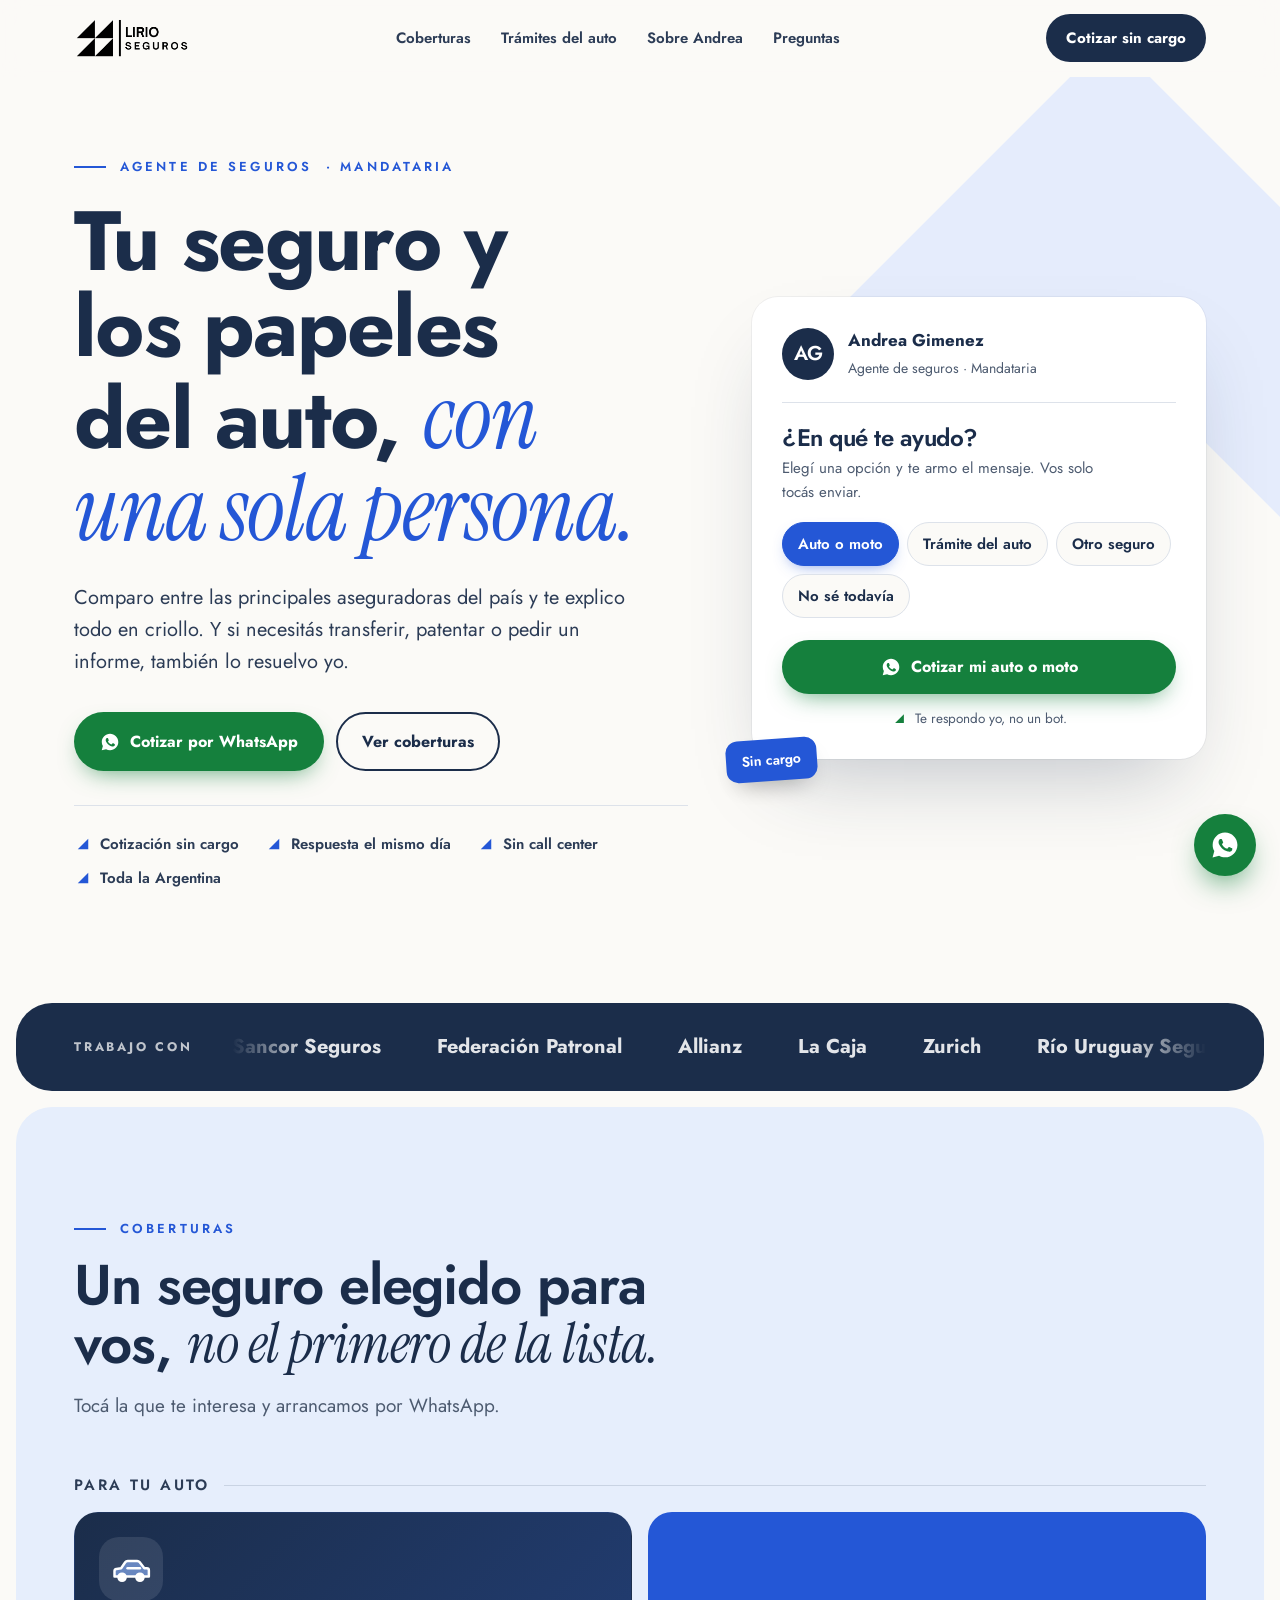
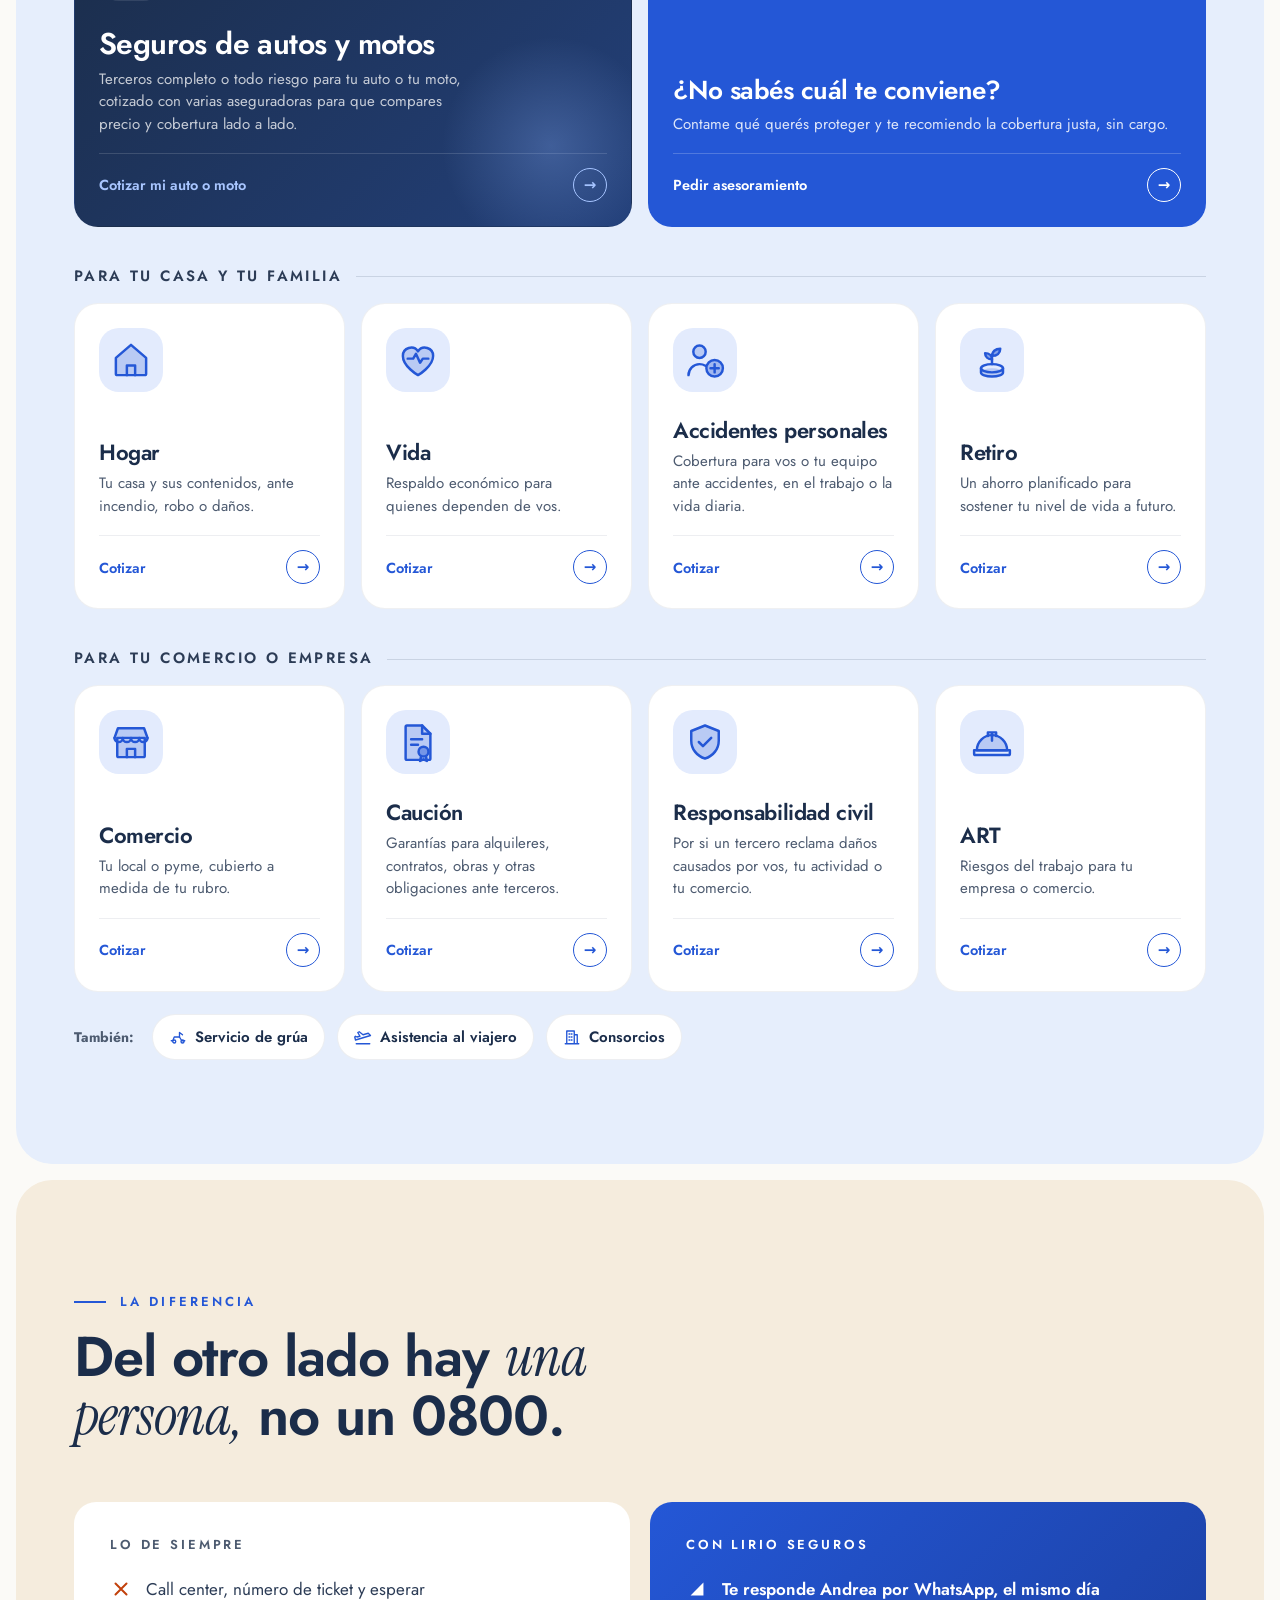
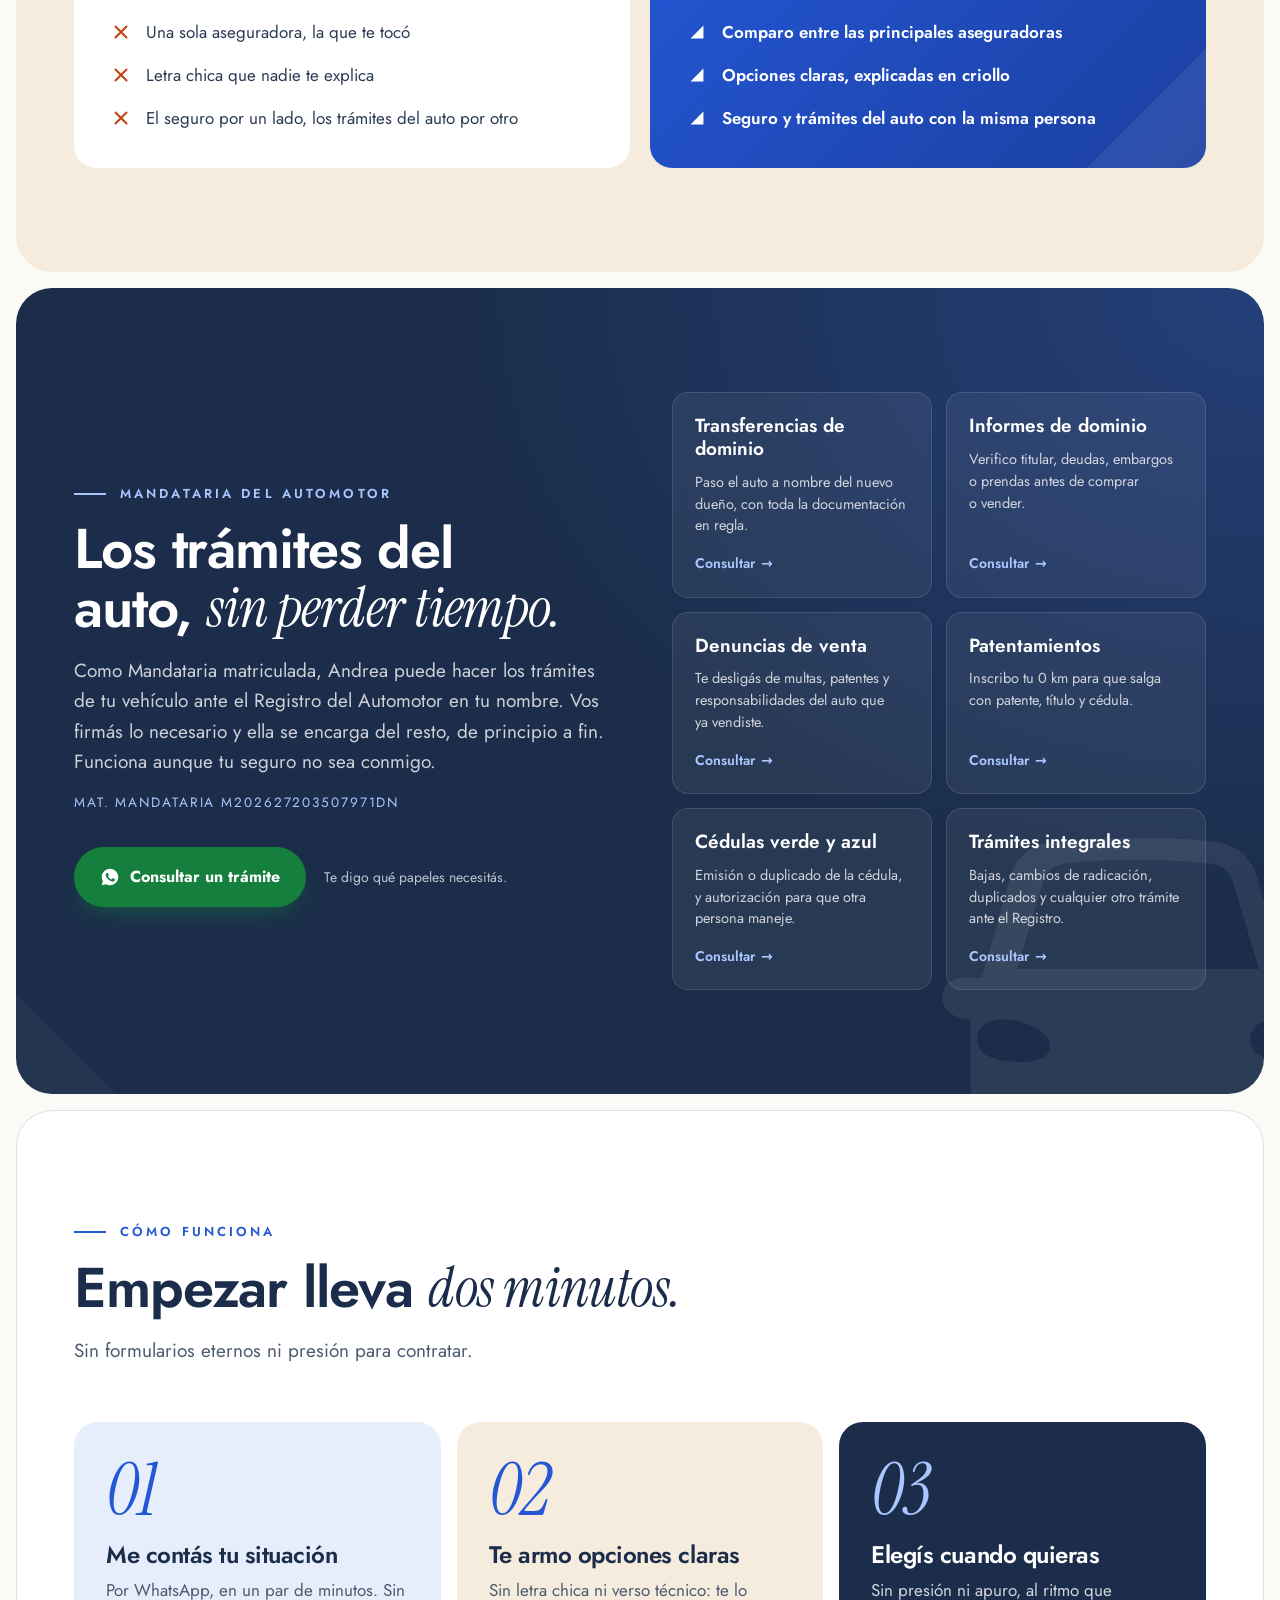
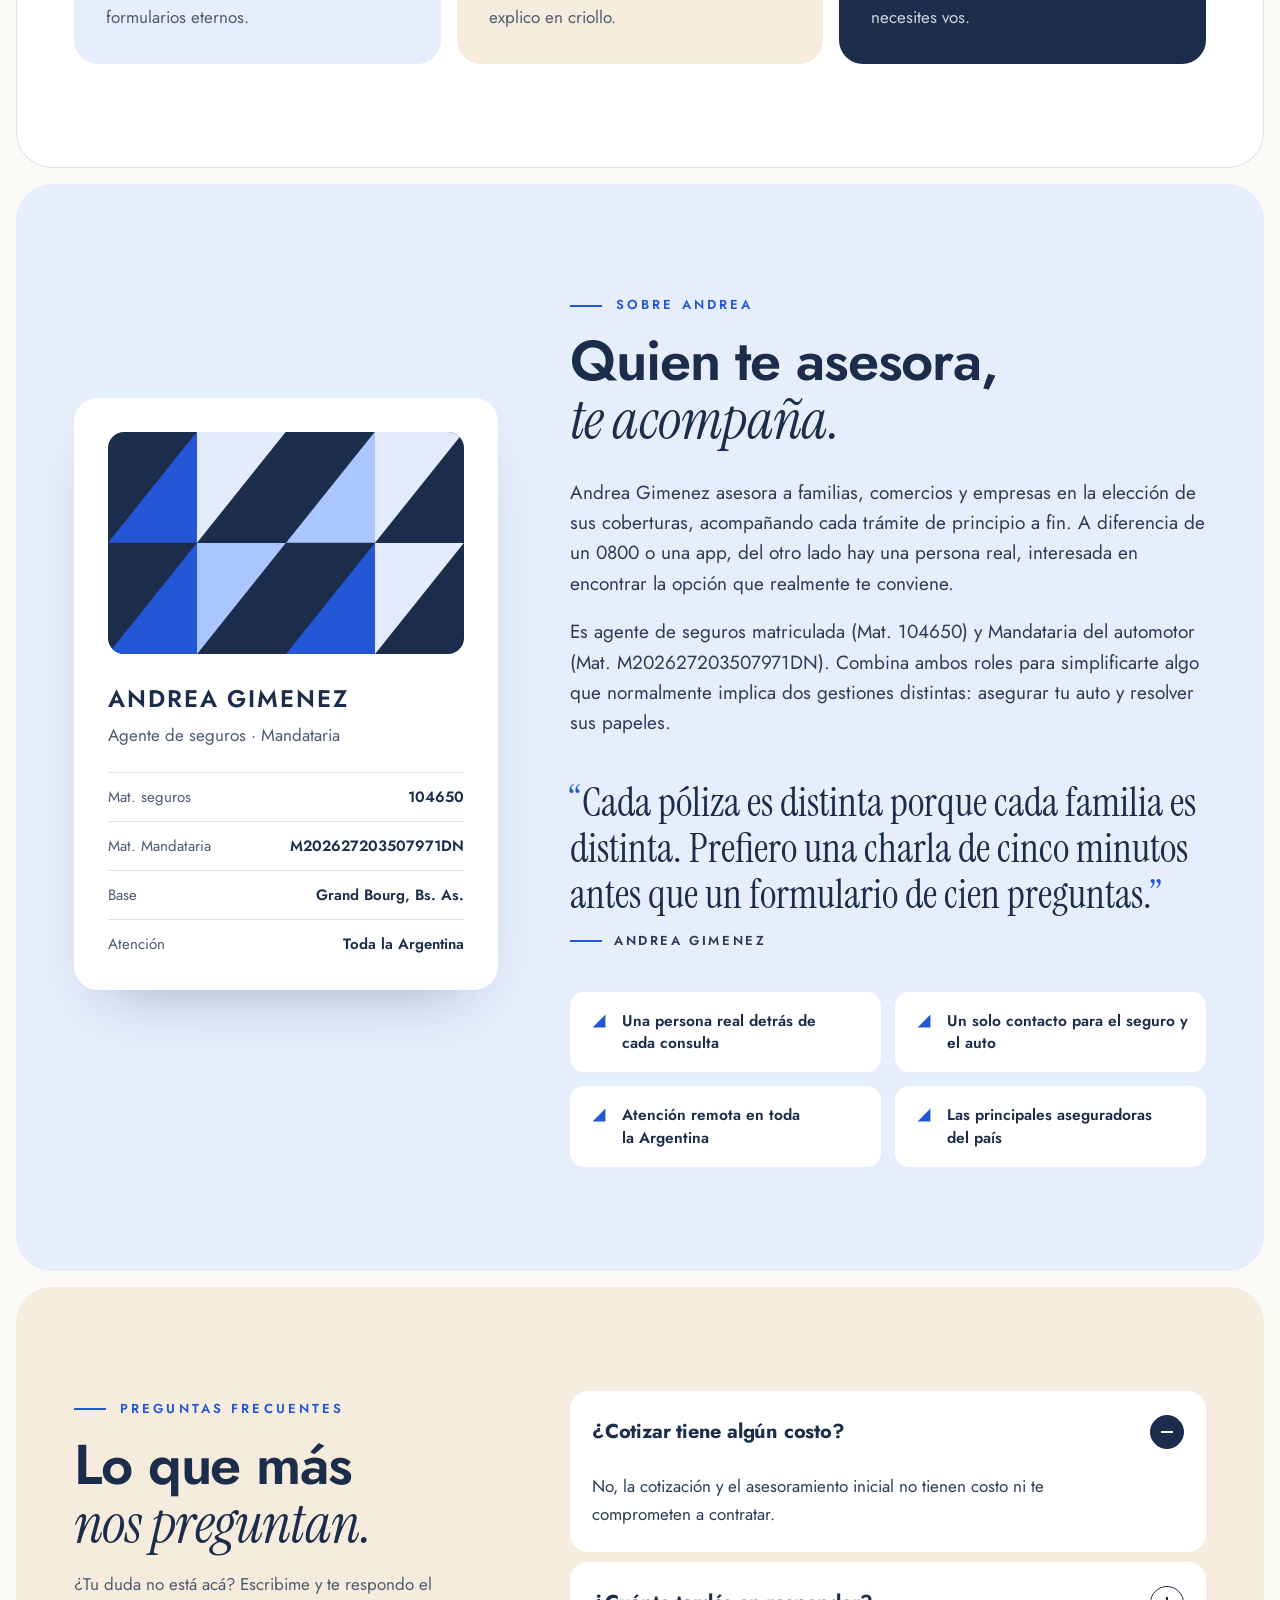
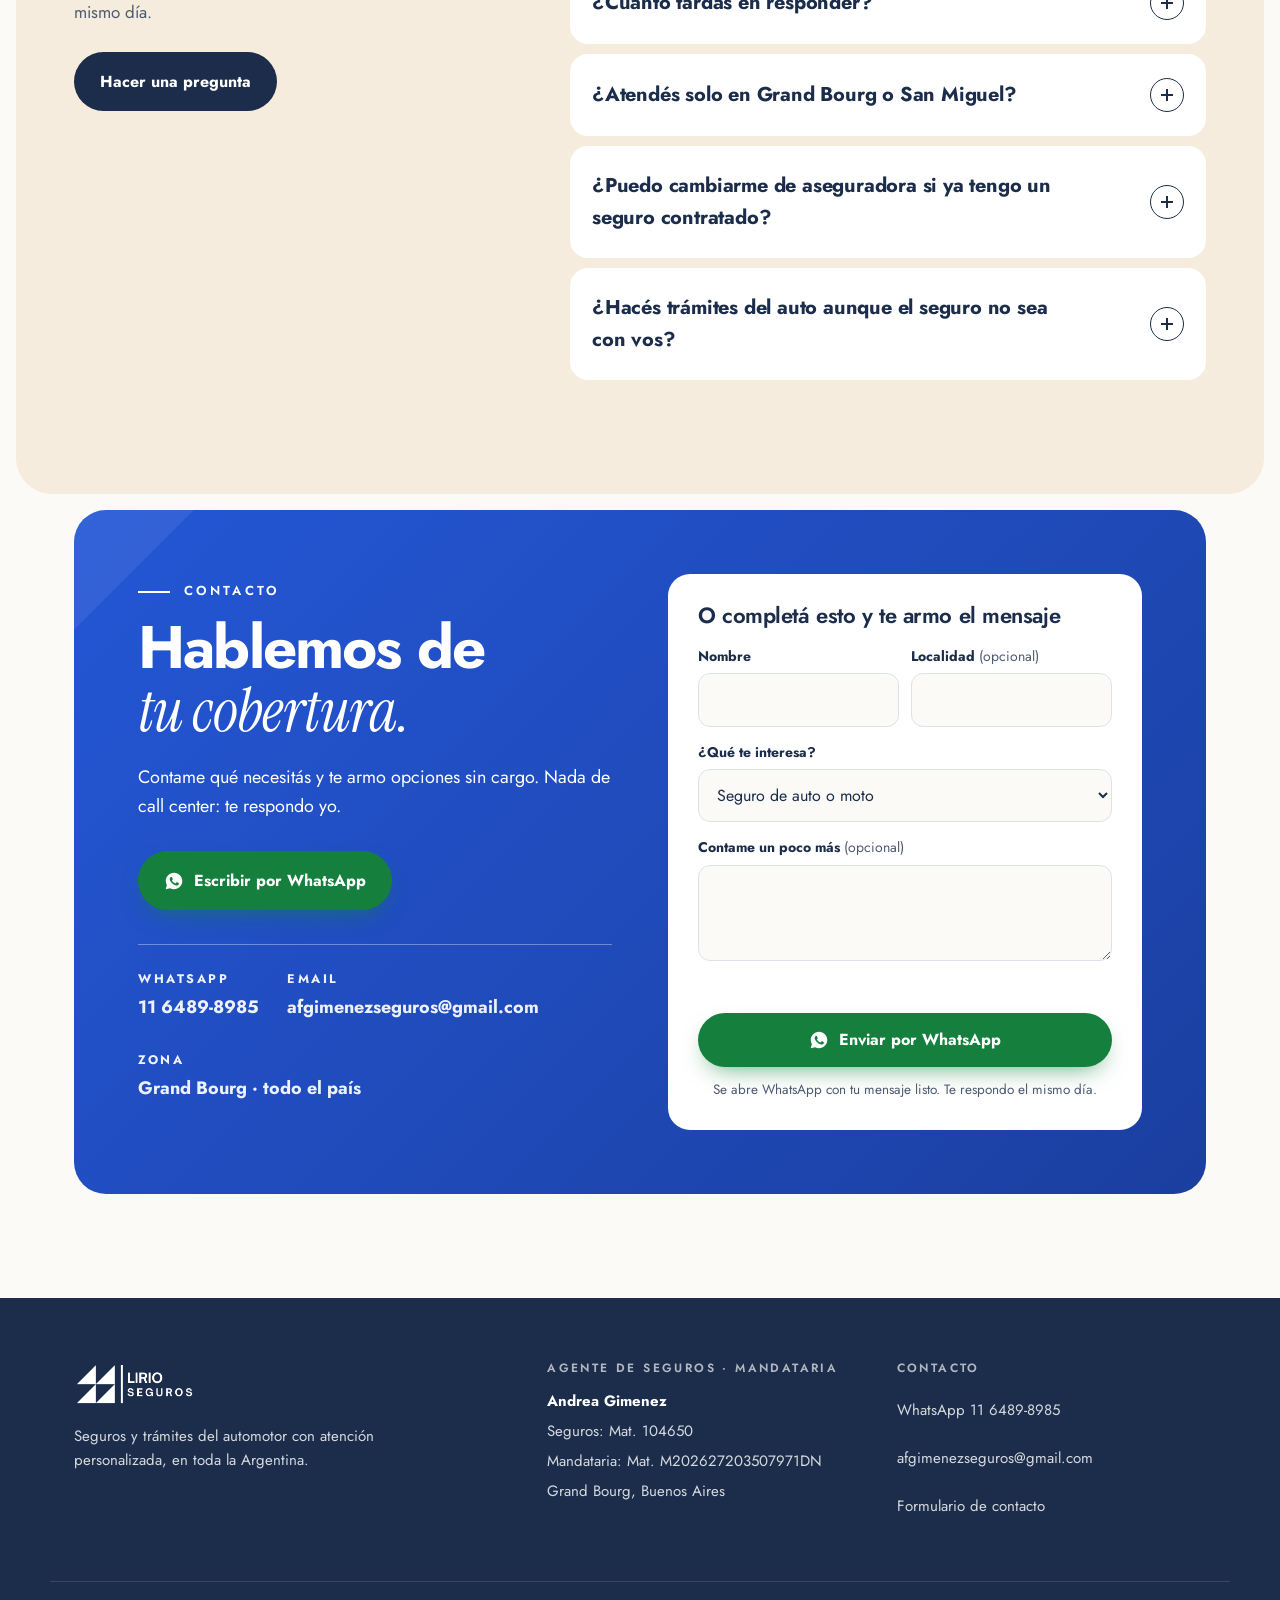
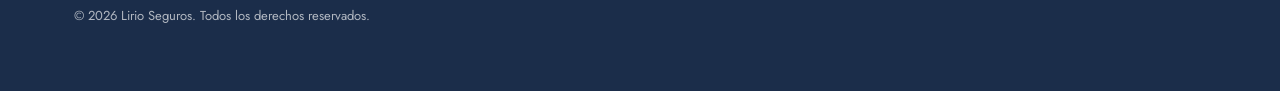
<file: index.html>
<!DOCTYPE html>
<html lang="es-AR" class="no-js">
<head>
<meta charset="UTF-8">
<script>document.documentElement.classList.remove("no-js");</script>
<meta name="viewport" content="width=device-width, initial-scale=1.0">
<title>Web Lirio Seguros</title>
<meta name="description" content="Andrea Gimenez, agente de seguros y Mandataria del automotor: seguros de autos y motos, hogar, vida, comercio, caución y consorcios, y trámites del auto en un mismo lugar. Atención personalizada, sin call center. Cotizá sin cargo.">
<meta name="theme-color" content="#1B2D4A">
<link rel="canonical" href="https://segurosytramites.com.ar/">
<meta property="og:type" content="website">
<meta property="og:url" content="https://segurosytramites.com.ar/">
<meta property="og:title" content="Lirio Seguros · Seguros y trámites del auto">
<meta property="og:description" content="Seguros de autos y motos, hogar, comercio y más, y trámites del automotor con una sola persona: Andrea Gimenez, agente de seguros y Mandataria.">
<meta property="og:locale" content="es_AR">
<script type="application/ld+json">
{
  "@context": "https://schema.org",
  "@type": "InsuranceAgency",
  "name": "Lirio Seguros",
  "url": "https://segurosytramites.com.ar/",
  "description": "Seguros de autos y motos, hogar, comercio, caución y más, y trámites del automotor como Mandataria matriculada.",
  "telephone": "+54 9 11 6489-8985",
  "email": "afgimenezseguros@gmail.com",
  "founder": {"@type": "Person", "name": "Andrea Gimenez", "jobTitle": "Agente de seguros · Mandataria"},
  "address": {"@type": "PostalAddress", "addressLocality": "Grand Bourg", "addressRegion": "Buenos Aires", "addressCountry": "AR"},
  "areaServed": {"@type": "Country", "name": "Argentina"}
}
</script>
<script type="application/ld+json">
{
  "@context": "https://schema.org",
  "@type": "FAQPage",
  "mainEntity": [
    {"@type": "Question", "name": "¿Cotizar tiene algún costo?", "acceptedAnswer": {"@type": "Answer", "text": "No, la cotización y el asesoramiento inicial no tienen costo ni te comprometen a contratar."}},
    {"@type": "Question", "name": "¿Cuánto tardás en responder?", "acceptedAnswer": {"@type": "Answer", "text": "Por WhatsApp, el mismo día. No hay call center ni ticket — te responde Andrea directamente."}},
    {"@type": "Question", "name": "¿Atendés solo en Grand Bourg o San Miguel?", "acceptedAnswer": {"@type": "Answer", "text": "Atiendo en toda la Argentina, de forma remota. Grand Bourg es la base, pero la mayoría de las gestiones se resuelven por WhatsApp y trámites online."}},
    {"@type": "Question", "name": "¿Puedo cambiarme de aseguradora si ya tengo un seguro contratado?", "acceptedAnswer": {"@type": "Answer", "text": "Sí, te ayudo a comparar tu póliza actual y coordinar el cambio sin que queden días sin cobertura."}},
    {"@type": "Question", "name": "¿Hacés trámites del auto aunque el seguro no sea con vos?", "acceptedAnswer": {"@type": "Answer", "text": "Sí, la gestoría automotor funciona como servicio independiente del seguro."}}
  ]
}
</script>
<link rel="preconnect" href="https://fonts.googleapis.com">
<link rel="preconnect" href="https://fonts.gstatic.com" crossorigin>
<link href="https://fonts.googleapis.com/css2?family=Jost:wght@400;500;600;700&family=Instrument+Serif:ital@0;1&display=swap" rel="stylesheet">
<link rel="icon" href="[data-uri]">
<style>
  :root{
    --ink:#1B2D4A;
    --ink-2:#2C3C56;
    --muted:#4D5B70;
    --paper:#FBFAF7;
    --paper-2:#EFF2F7;
    --white:#FFFFFF;
    --line:#DDE2EA;
    --iris:#2457D6;
    --iris-dark:#1A44B0;
    --iris-tint:#E3EBFD;
    --signal:#A9C6FF;
    --wa:#15803D;
    --wa-dark:#116932;
    --radius:18px;
    --display:'Jost', system-ui, sans-serif;
    --serif:'Instrument Serif', Georgia, serif;
    --body:'Jost', system-ui, sans-serif;
    --sky:#E6EEFC;
    --sand:#F5ECDD;
    --sand-2:#EBDDC6;
  }
  *{box-sizing:border-box;}
  html{scroll-behavior:smooth;}
  body{margin:0; background:var(--paper); color:var(--ink); font-family:var(--body); font-size:17px; line-height:1.6; -webkit-font-smoothing:antialiased;}
  img{max-width:100%; display:block;}
  a{color:inherit;}
  h1,h2,h3,h4{font-family:var(--display); margin:0; letter-spacing:-0.02em; line-height:1.05;}
  p{margin:0;}
  em.s{font-family:var(--serif); font-style:italic; font-weight:400; letter-spacing:-0.01em;}
  .wrap{max-width:1180px; margin:0 auto; padding:0 24px;}
  section{padding:104px 0;}
  .panel{margin:0 16px 16px; border-radius:36px; overflow:hidden; position:relative;}
  .panel-sky{background:var(--sky);}
  .panel-sand{background:var(--sand);}
  .panel-white{background:var(--white); box-shadow:0 0 0 1px var(--line) inset;}
  @media (max-width:720px){ section{padding:72px 0;} .wrap{padding:0 16px;} body{font-size:16px;} .panel{margin:0 8px 8px; border-radius:24px;} .panel > .wrap{padding:0 14px;} }
  @media (prefers-reduced-motion: reduce){
    *{animation-duration:0.01ms !important; animation-iteration-count:1 !important; transition-duration:0.01ms !important;}
    html{scroll-behavior:auto;}
  }

  ::selection{background:var(--iris); color:#fff;}
  html{accent-color:var(--iris); caret-color:var(--iris);}
  :focus-visible{outline:3px solid var(--iris); outline-offset:3px; border-radius:6px;}
  .gestoria :focus-visible,.contact-box > div :focus-visible,.cov.feature:focus-visible,.cov-help:focus-visible,.site-footer :focus-visible,.insurers :focus-visible{outline-color:#fff;}
  .skip{position:fixed; left:16px; top:-60px; z-index:100; background:var(--ink); color:#fff; padding:12px 18px; border-radius:12px; font-weight:600; text-decoration:none; transition:top .2s ease;}
  .skip:focus{top:12px;}
  .nw{white-space:nowrap;}
  @media (max-width:440px){ .hero-copy > .eyebrow{font-size:11.5px; letter-spacing:.14em; gap:10px; white-space:nowrap;} .hero-copy > .eyebrow::before{width:20px;} }
  p,li,summary{text-wrap:pretty;}
  h1,h2,h3,h4{text-wrap:balance;}
  /* ---------- Buttons ---------- */
  .btn{display:inline-flex; align-items:center; justify-content:center; gap:10px; font-family:var(--body); font-weight:700; font-size:16px; text-decoration:none; padding:15px 24px; border-radius:999px; border:2px solid transparent; cursor:pointer; transition:transform .2s ease, background .2s ease, box-shadow .2s ease; white-space:nowrap;}
  .btn:hover{transform:translateY(-2px);}
  .btn svg{width:20px; height:20px; flex:none;}
  .btn-wa{background:var(--wa); color:#fff; box-shadow:0 10px 24px -10px rgba(21,128,61,.7);}
  .btn-wa:hover{background:var(--wa-dark);}
  .btn-ink{background:var(--ink); color:#fff;}
  .btn-ink:hover{background:var(--iris);}
  .btn-ghost{border-color:var(--ink); color:var(--ink); background:transparent;}
  .btn-ghost:hover{background:var(--ink); color:#fff;}
  .btn-light{background:#fff; color:var(--ink);}
  .btn-sm{padding:10px 18px; font-size:15px;}
  .btn-block{width:100%; white-space:normal; text-align:center; line-height:1.25;}

  .eyebrow{display:inline-flex; align-items:center; gap:14px; font-family:var(--display); font-size:13px; font-weight:600; letter-spacing:.24em; text-transform:uppercase; color:var(--iris);}
  .eyebrow::before{content:""; width:32px; height:2px; background:currentColor;}
  .section-head{max-width:720px; margin-bottom:56px;}
  .section-head h2{font-size:clamp(34px,5vw,56px); font-weight:600; margin-top:16px;}
  .section-head p{margin-top:18px; color:var(--muted); font-size:19px;}

  /* ---------- Header ---------- */
  header{position:sticky; top:0; z-index:50; background:rgba(251,250,247,.86); backdrop-filter:saturate(1.4) blur(14px); -webkit-backdrop-filter:saturate(1.4) blur(14px); border-bottom:1px solid transparent; transition:border-color .2s;}
  header.scrolled{border-bottom-color:var(--line);}
  .header-inner{display:flex; align-items:center; justify-content:space-between; gap:24px; height:76px;}
  .brand img{height:42px; width:auto;}
  .main-nav{display:flex; gap:30px;}
  .main-nav a{text-decoration:none; font-weight:600; font-size:15px; color:var(--ink-2); position:relative;}
  .main-nav a::after{content:""; position:absolute; left:0; right:100%; bottom:-6px; height:2px; background:var(--iris); transition:right .25s;}
  .main-nav a:hover::after{right:0;}
  .header-cta{display:flex; align-items:center; gap:12px;}
  .mobile-toggle{display:none; width:44px; height:44px; border:0; background:transparent; cursor:pointer; position:relative;}
  .mobile-toggle span,.mobile-toggle span::before,.mobile-toggle span::after{position:absolute; left:11px; width:22px; height:2px; background:var(--ink); content:""; transition:transform .2s;}
  .mobile-toggle span{top:21px;}
  .mobile-toggle span::before{left:0; top:-7px;}
  .mobile-toggle span::after{left:0; top:7px;}
  .mobile-toggle[aria-expanded="true"] span{background:transparent;}
  .mobile-toggle[aria-expanded="true"] span::before{transform:translateY(7px) rotate(45deg);}
  .mobile-toggle[aria-expanded="true"] span::after{transform:translateY(-7px) rotate(-45deg);}
  .mobile-nav{display:none; flex-direction:column; padding:8px 16px 20px; border-top:1px solid var(--line);}
  .mobile-nav a{padding:14px 0; text-decoration:none; font-weight:700; font-size:18px; border-bottom:1px solid var(--line);}
  .mobile-nav.open{display:flex;}
  @media (max-width:900px){
    .main-nav{display:none;}
    .mobile-toggle{display:block;}
    .header-cta .btn{display:none;}
    .brand img{height:36px;}
    .header-inner{height:64px;}
  }

  /* ---------- Hero ---------- */
  .hero{padding:72px 0 96px; position:relative; overflow:hidden;}
  .hero-grid > *{min-width:0;}
  .hero-grid{display:grid; grid-template-columns:1.15fr .85fr; gap:64px; align-items:center; position:relative;}
  .hero h1{font-size:clamp(42px,6.6vw,84px); font-weight:700; letter-spacing:-0.02em; line-height:1.02; margin-top:22px;}
  .hero h1 em.s{color:var(--iris); font-size:1.08em;}
  .hero-sub{margin-top:26px; font-size:20px; color:var(--ink-2); max-width:560px;}
  .hero-actions{display:flex; flex-wrap:wrap; gap:12px; margin-top:34px;}
  .proof{display:flex; flex-wrap:wrap; gap:10px 26px; margin-top:34px; padding-top:26px; border-top:1px solid var(--line); list-style:none; padding-left:0;}
  .proof li{display:flex; align-items:center; gap:8px; font-size:15px; font-weight:600; color:var(--ink-2);}
  .proof svg{width:18px; height:18px; color:var(--iris); flex:none;}

  .hero-art{position:absolute; right:-140px; top:-40px; width:620px; height:620px; display:grid; grid-template-columns:1fr 1fr; grid-template-rows:1fr 1fr; opacity:.9; pointer-events:none;}
  .hero-art i{display:block;}
  .hero-art i:nth-child(1){background:var(--iris-tint); clip-path:polygon(0 100%,100% 0,100% 100%);}
  .hero-art i:nth-child(2){background:var(--iris-tint); clip-path:polygon(0 0,100% 100%,0 100%);}
  .hero-art i:nth-child(3){background:#D3E0FC; clip-path:polygon(0 0,100% 0,0 100%);}
  .hero-art i:nth-child(4){background:var(--iris-tint); clip-path:polygon(0 0,100% 0,100% 100%);}

  .quote-card{position:relative; background:var(--white); border-radius:26px; padding:30px; box-shadow:0 40px 80px -30px rgba(27,45,74,.28), 0 0 0 1px rgba(27,45,74,.05);}
  .quote-card-top{display:flex; align-items:center; gap:14px; padding-bottom:20px; border-bottom:1px solid var(--line);}
  .avatar{width:52px; height:52px; border-radius:50%; background:var(--ink); color:#fff; display:grid; place-items:center; font-family:var(--display); font-weight:600; font-size:20px; position:relative; flex:none;}
  
  .quote-card-top strong{display:block; font-size:17px;}
  .quote-card-top span{font-size:14px; color:var(--muted);}
  .quote-card h2{font-size:24px; font-weight:600; margin:22px 0 6px;}
  .quote-card .lead{color:var(--muted); font-size:15px;}
  .pill-grid{display:flex; flex-wrap:wrap; gap:8px; margin:18px 0 22px;}
  .pill{font:600 15px var(--body); padding:10px 15px; border-radius:999px; border:1.5px solid var(--line); background:var(--paper); color:var(--ink); cursor:pointer; transition:all .15s;}
  .pill:hover{border-color:var(--iris); color:var(--iris);}
  .pill.active:hover{color:#fff;}
  .pill.active{background:var(--iris); color:#fff; border-color:var(--iris); box-shadow:0 6px 16px -8px rgba(36,87,214,.7);}
  .quote-card .note{display:flex; align-items:center; justify-content:center; gap:8px; margin-top:14px; font-size:13.5px; color:var(--muted); text-align:center;}
  .quote-card .note svg{width:15px; height:15px; color:var(--wa);}
  .badge-float{position:absolute; left:-26px; bottom:-22px; background:var(--iris); color:#fff; font-family:var(--display); font-weight:600; font-size:14px; padding:10px 16px; border-radius:12px; transform:rotate(-4deg); box-shadow:0 12px 24px -12px rgba(0,0,0,.4);}

  @media (max-width:980px){
    .hero-grid{grid-template-columns:1fr; gap:56px;}
    .hero-art{width:420px; height:420px; right:-200px; top:-60px; opacity:.6;}
    .badge-float{left:auto; right:16px;}
  }
  @media (max-width:720px){
    .hero{padding:40px 0 72px;}
    .hero-sub{font-size:18px;}
    .hero-actions .btn{flex:1 1 100%;}
    .quote-card{padding:22px;}
  }

  /* ---------- Insurers marquee ---------- */
  .insurers{padding:28px 0; background:var(--ink); color:#fff; overflow:hidden;}
  .insurers-inner{display:flex; align-items:center; gap:40px;}
  .insurers-label{flex:none; font-family:var(--display); font-size:12.5px; letter-spacing:.22em; text-transform:uppercase; color:rgba(255,255,255,.72); font-weight:700;}
  .marquee{overflow:hidden; flex:1; mask-image:linear-gradient(90deg,transparent,#000 8%,#000 92%,transparent); -webkit-mask-image:linear-gradient(90deg,transparent,#000 8%,#000 92%,transparent);}
  .marquee-track{display:flex; gap:56px; width:max-content; animation:marquee 32s linear infinite;}
  .marquee-track span{font-family:var(--display); font-weight:700; font-size:20px; white-space:nowrap; color:rgba(255,255,255,.88);}
  @keyframes marquee{to{transform:translateX(-50%);}}
  @media (max-width:720px){ .insurers-inner{flex-direction:column; align-items:flex-start; gap:14px;} .marquee{width:100%;} }

  /* ---------- Coverage ---------- */
  .cov-grid{display:grid; grid-template-columns:repeat(4,1fr); gap:16px;}
  .cov{--acc:var(--iris); --tint:var(--iris-tint); position:relative; display:flex; flex-direction:column; min-height:270px; padding:24px; background:var(--white); border:1.5px solid rgba(27,45,74,.07); border-radius:24px; text-decoration:none; transition:transform .3s ease, box-shadow .3s ease, border-color .3s ease, opacity .8s ease;}
  .cov:hover,.cov.is-active{transform:translateY(-6px); border-color:var(--acc); box-shadow:0 28px 50px -30px rgba(27,45,74,.45);}
  .cov-icon{width:64px; height:64px; border-radius:20px; background:var(--tint); color:var(--acc); display:grid; place-items:center; transition:transform .45s cubic-bezier(.2,.8,.2,1);}
  .cov-icon svg{width:44px; height:44px; overflow:visible; fill:none; stroke:currentColor; stroke-width:1.8; stroke-linecap:round; stroke-linejoin:round; transform-origin:50% 60%;}
  .cov-icon .d{fill:currentColor; stroke:none; opacity:.22;}
  .cov-icon .ic-s{stroke-dasharray:40; stroke-dashoffset:0;}
  .cov:hover .cov-icon,.cov.is-active .cov-icon{transform:rotate(-6deg) scale(1.06);}
  .cov:hover .ani-drive svg,.cov.is-active .ani-drive svg{animation:drive .9s ease;}
  .cov:hover .ani-beat svg,.cov.is-active .ani-beat svg{animation:beat .9s ease;}
  .cov:hover .ani-beat .ic-s,.cov.is-active .ani-beat .ic-s{animation:draw 1s ease;}
  .cov:hover .ani-grow svg,.cov.is-active .ani-grow svg{animation:grow .8s ease;}
  .cov:hover .ani-pop svg,.cov.is-active .ani-pop svg{animation:pop .6s ease;}
  @keyframes drive{0%{transform:none}25%{transform:translateX(-3px) rotate(-3deg)}60%{transform:translateX(6px)}100%{transform:none}}
  @keyframes beat{0%,100%{transform:scale(1)}20%{transform:scale(1.15)}40%{transform:scale(.95)}60%{transform:scale(1.08)}}
  @keyframes draw{from{stroke-dashoffset:40}to{stroke-dashoffset:0}}
  @keyframes grow{0%,100%{transform:none}45%{transform:translateY(-4px) scale(1.1)}}
  @keyframes pop{0%,100%{transform:none}40%{transform:translateY(-4px)}}
  .cov-label{grid-column:1/-1; display:flex; align-items:center; gap:14px; margin:26px 0 2px; font-size:15px; font-weight:600; letter-spacing:.16em; text-transform:uppercase; color:var(--ink-2);}
  .cov-label:first-child{margin-top:0;}
  .cov-label::after{content:""; flex:1; height:1px; background:rgba(27,45,74,.14);}
  .cov h4{font-family:var(--display); letter-spacing:-0.02em; line-height:1.1; margin:0; font-size:22px; font-weight:600; margin-top:auto; padding-top:26px;}
  .cov p{margin-top:8px; font-size:15px; color:var(--muted); line-height:1.5;}
  .cov .go{display:flex; justify-content:space-between; align-items:center; gap:12px; margin-top:18px; padding-top:14px; border-top:1px solid rgba(27,45,74,.08); font-size:14.5px; font-weight:600; color:var(--acc);}
  .cov .go span{flex:none; width:34px; height:34px; border-radius:50%; border:1.5px solid currentColor; display:grid; place-items:center; font-size:15px; transition:background .25s, color .25s, transform .25s;}
  .cov:hover .go span,.cov.is-active .go span{background:var(--acc); border-color:var(--acc); color:#fff; transform:rotate(-45deg);}
  .cov.feature{--acc:#A9C6FF; --tint:rgba(255,255,255,.1); grid-column:span 2; background:linear-gradient(135deg,var(--ink) 0%,#23407A 100%); color:#fff; border-color:transparent; overflow:hidden;}
  .cov.feature .cov-icon{color:#fff;}
  .cov.feature .cov-icon .d{fill:#8DB4FF; opacity:.6;}
  .cov.feature h4{font-size:30px;}
  .cov.feature p{color:rgba(255,255,255,.75); max-width:380px;}
  .cov.feature .go{border-top-color:rgba(255,255,255,.14);}
  .cov.feature:hover .go span,.cov.feature.is-active .go span{color:var(--ink);}
  .cov.feature::after{content:""; position:absolute; right:-30px; bottom:-30px; width:220px; height:220px; border-radius:50%; background:radial-gradient(circle,rgba(141,180,255,.28),transparent 70%); pointer-events:none; transition:transform .5s ease;}
  .cov.feature:hover::after,.cov.feature.is-active::after{transform:scale(1.3);}
  .cov-help{--acc:#fff; grid-column:span 2; background:var(--iris); color:#fff; border-color:transparent; justify-content:flex-end;}
  .cov-help p{color:rgba(255,255,255,.85);}
  .cov-help .go{border-top-color:rgba(255,255,255,.2);}
  .cov-help:hover .go span,.cov-help.is-active .go span{color:var(--iris);}
  .cov-help h4{padding-top:0; font-size:26px;}
  .extras{display:flex; flex-wrap:wrap; gap:12px; margin-top:22px; align-items:center;}
  .extras .lbl{font-size:14px; font-weight:700; color:var(--muted); margin-right:6px;}
  .chip{display:inline-flex; align-items:center; gap:8px; padding:10px 16px; border-radius:999px; background:var(--paper-2); font-size:15px; font-weight:600;}
  .chip svg{width:18px; height:18px; color:var(--iris);}
  a.chip{color:var(--ink); text-decoration:none; background:var(--white); border:1.5px solid rgba(27,45,74,.08); min-height:44px; transition:border-color .2s, transform .2s;}
  a.chip:hover{border-color:var(--iris); transform:translateY(-2px);}
  @media (max-width:980px){ .cov-grid{grid-template-columns:repeat(2,1fr);} }
  @media (max-width:560px){
    .cov-grid{grid-template-columns:1fr; gap:12px;}
    .cov.feature,.cov-help{grid-column:auto;}
    .cov{min-height:0; padding:18px; display:grid; grid-template-columns:56px 1fr; column-gap:16px; align-items:start;}
    .cov-icon{width:56px; height:56px; border-radius:16px; grid-row:span 3;}
    .cov-icon svg{width:38px; height:38px;}
    .cov h4{padding-top:2px; font-size:20px;}
    .cov-label{margin-top:18px; font-size:13px;}
    .cov p{margin-top:4px;}
    .cov .go{margin-top:12px; padding-top:10px;}
    .cov .go span{width:30px; height:30px;}
    .cov.feature h4{font-size:24px;}
    .cov-help{display:flex;}
    .cov-help h4{font-size:22px;}
  }

  /* ---------- Compare ---------- */
  .compare{}
  .compare-grid{display:grid; grid-template-columns:1fr 1fr; gap:20px;}
  .cmp{border-radius:22px; padding:36px;}
  .cmp h3{font-size:13px; font-family:var(--display); font-weight:600; letter-spacing:.22em; text-transform:uppercase;}
  .cmp ul{list-style:none; padding:0; margin:24px 0 0; display:grid; gap:16px;}
  .cmp li{display:flex; gap:14px; align-items:flex-start; font-size:17px;}
  .cmp li svg{width:22px; height:22px; flex:none; margin-top:2px;}
  .cmp-old{background:var(--white); color:var(--muted);}
  .cmp-old h3{color:var(--muted);}
  .cmp-old li{color:var(--ink-2);}
  .cmp-old svg{color:#C2410C;}
  .cmp-new{background:linear-gradient(135deg,var(--iris) 0%,#1B3FA0 100%); color:#fff; position:relative; overflow:hidden;}
  .cmp-new::after{content:""; position:absolute; right:-40px; bottom:-40px; width:200px; height:200px; background:rgba(255,255,255,.08); clip-path:polygon(0 100%,100% 0,100% 100%);}
  .cmp-new h3{color:#fff;}
  .cmp-new li{font-weight:600;}
  .cmp-new svg{color:#fff;}
  @media (max-width:820px){ .compare-grid{grid-template-columns:1fr;} .cmp{padding:28px;} }

  /* ---------- Gestoría ---------- */
  .gestoria{background:radial-gradient(120% 140% at 100% 0%,#24407A 0%,var(--ink) 55%); color:#fff; position:relative; overflow:hidden;}
  .gestoria .eyebrow{color:var(--signal);}
  .gestoria .section-head p{color:rgba(255,255,255,.78);}
  .gestoria .section-head p.mat-line{margin-top:14px; font-family:var(--display); font-size:13.5px; letter-spacing:.14em; text-transform:uppercase; color:var(--signal);}
  .g-grid{display:grid; grid-template-columns:1fr 1fr; gap:64px; align-items:center;}
  .g-list{list-style:none; padding:0; margin:0; display:grid; grid-template-columns:1fr 1fr; gap:14px;}
  .g-list li{background:rgba(255,255,255,.06); border:1px solid rgba(255,255,255,.12); border-radius:16px; padding:0;}
  .g-list li a{display:flex; flex-direction:column; gap:10px; height:100%; padding:22px; color:inherit; text-decoration:none; border-radius:16px;}
  .g-list .g-go{margin-top:auto; padding-top:6px; font-style:normal; font-size:14px; font-weight:600; color:var(--signal); display:flex; align-items:center; gap:6px;}
  .g-list .g-go i{font-style:normal; transition:transform .25s ease;}
  .g-list li:hover .g-go i,.g-list li:focus-within .g-go i{transform:translateX(4px);}
  .g-list li:hover{border-color:rgba(141,180,255,.5);}
  .g-list li strong{font-family:var(--display); font-weight:600; font-size:19px; line-height:1.2;}
  .g-list li span{font-size:14.5px; line-height:1.5; color:rgba(255,255,255,.78);}
  .g-list li b{font-family:var(--display); font-weight:600; font-size:13px; color:var(--signal); letter-spacing:.2em;}
  .g-cta{display:flex; flex-wrap:wrap; gap:18px; align-items:center; margin-top:34px;}
  .g-cta small{color:rgba(255,255,255,.72); font-size:14px;}
  .gestoria-art{position:absolute; left:-80px; bottom:-80px; width:260px; height:260px; background:rgba(255,255,255,.04); clip-path:polygon(0 0,100% 100%,0 100%);}
  .gestoria-car{position:absolute; right:-50px; bottom:-40px; width:440px; color:rgba(255,255,255,.07); pointer-events:none;}
  .g-list{position:relative; z-index:1;}
  @media (max-width:900px){ .gestoria-car{width:300px; right:-60px; bottom:-30px;} }
  .gestoria .wrap{position:relative;}
  @media (max-width:900px){ .g-grid{grid-template-columns:1fr; gap:40px;} }
  @media (max-width:480px){ .g-list{grid-template-columns:1fr;} }

  /* ---------- Steps ---------- */
  .steps{display:grid; grid-template-columns:repeat(3,1fr); gap:16px;}
  .step{padding:32px; border-radius:24px; background:var(--sky);}
  .step:nth-child(2){background:var(--sand);}
  .step:nth-child(3){background:var(--ink); color:#fff;}
  .step:nth-child(3) p{color:rgba(255,255,255,.8);}
  .step:nth-child(3) .step-num{color:var(--signal);}
  
  .step-num{font-family:var(--serif); font-style:italic; font-size:72px; line-height:1; color:var(--iris);}
  .step h3{font-size:24px; font-weight:600; margin-top:16px;}
  .step p{margin-top:10px; color:var(--muted);}
  @media (max-width:820px){
    .steps{grid-template-columns:1fr;}
    .step{padding:26px;}
  }

  /* ---------- About ---------- */
  .about{}
  .about-grid{display:grid; grid-template-columns:.8fr 1.2fr; gap:72px; align-items:start;}
  .id-card{background:var(--white); border-radius:24px; padding:34px; position:sticky; top:110px; box-shadow:0 30px 60px -36px rgba(27,45,74,.4);}
  .id-mark{width:100%; aspect-ratio:1.6; border-radius:16px; background:var(--ink); display:grid; grid-template-columns:repeat(4,1fr); grid-template-rows:repeat(2,1fr); overflow:hidden; margin-bottom:26px;}
  .id-mark i{display:block;}
  .id-mark i:nth-child(odd){background:var(--iris); clip-path:polygon(0 100%,100% 0,100% 100%);}
  .id-mark i:nth-child(even){background:var(--iris-tint); clip-path:polygon(0 0,100% 0,0 100%);}
  .id-mark i:nth-child(3),.id-mark i:nth-child(6){background:var(--signal);}
  .id-card .name{font-family:var(--display); font-weight:600; font-size:24px; letter-spacing:.08em; text-transform:uppercase;}
  .id-card .role{margin-top:4px; color:var(--muted);}
  .id-card dl{margin:22px 0 0; display:grid; gap:12px;}
  .id-card dl div{display:flex; justify-content:space-between; gap:16px; padding-top:12px; border-top:1px solid var(--line); font-size:15px;}
  .id-card dt{color:var(--muted);}
  .id-card dd{margin:0; font-family:var(--display); font-weight:600; font-size:15px; text-align:right; overflow-wrap:anywhere;}
  .about-copy p{font-size:19px; color:var(--ink-2); margin-top:18px;}
  .about-copy p:first-of-type{margin-top:0;}
  .big-quote{margin:40px 0 0; padding:0;}
  .big-quote p{font-family:var(--serif); font-size:clamp(28px,3.6vw,40px); line-height:1.15; color:var(--ink); margin:0 !important;}
  .big-quote p::before{content:"“"; color:var(--iris);}
  .big-quote p::after{content:"”"; color:var(--iris);}
  .big-quote footer{margin-top:14px; font-family:var(--display); font-weight:600; font-size:13px; letter-spacing:.2em; text-transform:uppercase; color:var(--ink-2); background:none; padding:0; display:flex; align-items:center; gap:12px;}
  .big-quote footer::before{content:""; width:32px; height:2px; background:var(--iris);}
  .trust{list-style:none; padding:0; margin:40px 0 0; display:grid; grid-template-columns:1fr 1fr; gap:14px;}
  .trust li{display:flex; gap:12px; align-items:flex-start; background:var(--white); border-radius:14px; padding:18px; font-weight:600; font-size:15.5px; line-height:1.45;}
  .trust svg{width:22px; height:22px; color:var(--iris); flex:none;}
  @media (max-width:900px){ .about-grid{grid-template-columns:1fr; gap:48px;} .id-card{position:static; max-width:440px; width:100%;} }
  @media (max-width:420px){ .id-card{padding:24px;} .id-card dl div{flex-direction:column; gap:2px;} .id-card dd{text-align:left;} }
  @media (max-width:520px){ .trust{grid-template-columns:1fr;} }

  /* ---------- FAQ ---------- */
  .faq-grid{display:grid; grid-template-columns:.8fr 1.2fr; gap:72px;}
  .faq-side p{color:var(--muted); margin-top:18px;}
  .faq-side .btn{margin-top:26px;}
  details{background:var(--white); border-radius:18px; margin-bottom:10px; padding:0 22px;}
  
  summary{list-style:none; cursor:pointer; display:flex; justify-content:space-between; align-items:center; gap:20px; padding:24px 0; font-family:var(--display); font-weight:700; font-size:20px; letter-spacing:-0.01em;}
  summary::-webkit-details-marker{display:none;}
  summary .plus{width:34px; height:34px; border-radius:50%; border:1.5px solid var(--ink); flex:none; position:relative; transition:all .2s;}
  summary .plus::before,summary .plus::after{content:""; position:absolute; left:50%; top:50%; width:12px; height:2px; background:currentColor; transform:translate(-50%,-50%);}
  summary .plus::after{transform:translate(-50%,-50%) rotate(90deg); transition:transform .2s;}
  details[open] summary .plus{background:var(--ink); color:#fff;}
  details[open] summary .plus::after{transform:translate(-50%,-50%) rotate(0);}
  details p{padding:0 54px 24px 0; color:var(--ink-2);}
  @media (max-width:900px){ .faq-grid{grid-template-columns:1fr; gap:32px;} summary{font-size:18px;} details p{padding-right:0;} }

  /* ---------- Contact ---------- */
  .contact{padding-top:0;}
  .contact-box{background:linear-gradient(135deg,var(--iris) 0%,#1B3FA0 100%); color:#fff; border-radius:32px; padding:64px; display:grid; grid-template-columns:1fr 1fr; gap:56px; position:relative; overflow:hidden;}
  .contact-box::before{content:""; position:absolute; left:-60px; top:-60px; width:240px; height:240px; background:rgba(255,255,255,.07); clip-path:polygon(0 0,100% 0,0 100%);}
  .contact-box .eyebrow{color:#fff;}
  .contact-box h2{font-size:clamp(36px,5vw,60px); font-weight:700; margin-top:14px; letter-spacing:-0.03em;}
  .contact-box h2 em.s{color:#fff;}
  .contact-box .lead{margin-top:20px; font-size:18px; color:#fff;}
  .contact-box .btn-wa{margin-top:30px;}
  .contact-detail{display:flex; gap:28px; flex-wrap:wrap; margin-top:34px; padding-top:24px; border-top:1px solid rgba(255,255,255,.35);}
  .contact-detail div{font-family:var(--display); font-size:12.5px; text-transform:uppercase; letter-spacing:.2em; color:#fff; opacity:.92; font-weight:700;}
  .contact-detail strong{overflow-wrap:anywhere; display:block; margin-top:4px; font-size:18px; text-transform:none; letter-spacing:0; color:#fff;}
  form{background:var(--white); color:var(--ink); border-radius:22px; padding:30px; position:relative;}
  form h3{font-size:22px; font-weight:600; margin-bottom:18px;}
  .field{margin-bottom:14px;}
  .field label{display:block; font-size:14px; font-weight:700; margin-bottom:6px;}
  .field input,.field select,.field textarea{width:100%; font:inherit; font-size:16px; padding:13px 14px; border-radius:12px; border:1.5px solid var(--line); background:var(--paper); color:var(--ink); transition:border-color .15s, background .15s;}
  .field input:focus,.field select:focus,.field textarea:focus{outline:none; border-color:var(--iris); background:#fff;}
  .field textarea{min-height:96px; resize:vertical;}
  .field-row{display:grid; grid-template-columns:1fr 1fr; gap:12px;}
  form .micro{margin-top:12px; font-size:13.5px; color:var(--muted); text-align:center;}
  @media (max-width:900px){ .contact-box{grid-template-columns:1fr; padding:40px 24px; gap:40px; border-radius:24px;} }
  @media (max-width:480px){ .field-row{grid-template-columns:1fr; gap:0;} form{padding:22px;} }

  /* ---------- Footer ---------- */
  .site-footer{background:var(--ink); color:rgba(255,255,255,.82); padding:64px 0 120px; font-size:15px;}
  .footer-grid{display:grid; grid-template-columns:1.4fr 1fr 1fr; gap:40px;}
  .footer-brand img{height:44px; width:auto; filter:invert(1);}
  .footer-brand p{margin-top:18px; max-width:320px;}
  .footer-col h4{font-family:var(--display); font-weight:600; font-size:12px; letter-spacing:.2em; text-transform:uppercase; color:rgba(255,255,255,.66); margin-bottom:14px;}
  .footer-col a{text-decoration:none; display:inline-block; padding:9px 0;}
  .footer-col div{margin-bottom:0;}
  .contact-detail strong a{display:inline-block; padding:8px 0; margin:-8px 0;}
  section[id]{scroll-margin-top:84px;}
  .footer-col a:hover{color:#fff;}
  .footer-col div{margin-bottom:6px;}
  .footer-bottom{margin-top:48px; padding-top:24px; border-top:1px solid rgba(255,255,255,.12); font-size:13px; color:rgba(255,255,255,.66);}
  @media (max-width:820px){ .footer-grid{grid-template-columns:1fr;} }
  @media (min-width:901px){ .site-footer{padding-bottom:64px;} }

  /* ---------- Floating / sticky CTA ---------- */
  .floating-cta{position:fixed; right:24px; bottom:24px; z-index:60; width:62px; height:62px; border-radius:50%; background:var(--wa); color:#fff; display:grid; place-items:center; box-shadow:0 14px 30px -10px rgba(21,128,61,.8); animation:pulse 2.6s 3; text-decoration:none;}
  .floating-cta svg{width:30px; height:30px;}
  @keyframes pulse{0%{box-shadow:0 14px 30px -10px rgba(21,128,61,.8),0 0 0 0 rgba(21,128,61,.45);}70%{box-shadow:0 14px 30px -10px rgba(21,128,61,.8),0 0 0 16px rgba(21,128,61,0);}100%{box-shadow:0 14px 30px -10px rgba(21,128,61,.8),0 0 0 0 rgba(21,128,61,0);}}
  .chat-bubble{position:fixed; right:24px; bottom:100px; z-index:60; max-width:270px; background:#fff; border-radius:16px 16px 4px 16px; padding:16px 36px 16px 18px; font-size:14.5px; box-shadow:0 20px 40px -16px rgba(27,45,74,.35); opacity:0; transform:translateY(10px); pointer-events:none; transition:all .35s ease;}
  .chat-bubble.show{opacity:1; transform:none; pointer-events:auto;}
  .chat-bubble strong{display:block; font-family:var(--display); margin-bottom:2px;}
  .chat-bubble-close{position:absolute; top:6px; right:8px; border:0; background:none; font-size:20px; line-height:1; cursor:pointer; color:var(--muted); padding:4px;}
  .mobile-bar{display:none;}
  @media (max-width:900px){
    .floating-cta{display:none;}
    .chat-bubble{display:none;}
    .mobile-bar{display:flex; gap:10px; position:fixed; left:0; right:0; bottom:0; z-index:60; padding:12px 16px calc(12px + env(safe-area-inset-bottom)); background:rgba(251,250,247,.94); backdrop-filter:blur(12px); -webkit-backdrop-filter:blur(12px); border-top:1px solid var(--line); transform:translateY(110%); transition:transform .3s ease;}
    .mobile-bar.show{transform:none;}
    .mobile-bar .btn{flex:1; padding:14px 12px;}
    .mobile-bar .btn-ghost{flex:0 0 auto;}
  }

  /* ---------- Reveal ---------- */
  .reveal{opacity:0; transform:translateY(28px); transition:opacity .8s ease, transform .8s cubic-bezier(.2,.8,.2,1);}
  /* Títulos del hero palabra por palabra */
  .hero h1 .w{display:inline-block; opacity:0; transform:translateY(.45em) rotate(2deg); animation:wordIn .8s cubic-bezier(.2,.8,.2,1) forwards; animation-delay:calc(var(--i) * 70ms + 150ms);}
  @keyframes wordIn{to{opacity:1; transform:none;}}
  .hero-copy > :not(h1){opacity:0; animation:fadeUp .8s ease forwards; animation-delay:.9s;}
  .hero-copy > .eyebrow{animation-delay:.05s;}
  .hero-copy > .hero-actions{animation-delay:1.05s;}
  .hero-copy > .proof{animation-delay:1.45s;}
  @keyframes fadeUp{from{opacity:0; transform:translateY(16px);}to{opacity:1; transform:none;}}
  /* Triángulos del fondo flotando */
  /* Línea de las etiquetas que se dibuja */
  .reveal .eyebrow::before,.section-head.reveal .eyebrow::before{width:0; transition:width .8s .3s ease;}
  .reveal.is-visible .eyebrow::before{width:32px;}
  /* Auto de la sección de trámites que entra */
  .gestoria-car{opacity:0; translate:120px 0; transition:opacity 1.2s ease, translate 1.4s cubic-bezier(.2,.8,.2,1);}
  .gestoria.in .gestoria-car{opacity:1; translate:0 0;}
  /* Botones de WhatsApp */
  .btn:hover svg{animation:ring .6s ease;}
  @keyframes ring{0%,100%{rotate:0deg;}25%{rotate:-14deg;}50%{rotate:12deg;}75%{rotate:-6deg;}}
  .step,.trust li,.g-list li,.cmp{transition:transform .3s ease, box-shadow .3s ease, opacity .8s ease;}
  .step:hover,.g-list li:hover,.cmp:hover{transform:translateY(-4px);}
  .g-list li:hover{background:rgba(255,255,255,.1);}
  .reveal.is-visible{opacity:1; transform:none;}
  .no-js .reveal{opacity:1; transform:none;}
</style>
</head>
<body>

<svg width="0" height="0" style="position:absolute" aria-hidden="true">
  <symbol id="i-wa" viewBox="0 0 24 24"><path fill="currentColor" d="M12.04 2C6.58 2 2.13 6.45 2.13 11.91c0 1.75.46 3.45 1.32 4.95L2.05 22l5.25-1.38c1.45.79 3.08 1.21 4.74 1.21 5.46 0 9.91-4.45 9.91-9.91C21.95 6.45 17.5 2 12.04 2zm5.8 14.01c-.24.68-1.42 1.3-1.95 1.35-.5.05-.97.23-3.27-.68-2.77-1.09-4.52-3.92-4.66-4.1-.13-.18-1.11-1.48-1.11-2.82 0-1.34.7-2 .95-2.27.24-.27.53-.34.71-.34l.51.01c.16.01.38-.06.6.46.23.54.77 1.88.84 2.01.07.14.11.3.02.48-.09.18-.14.3-.27.46-.14.16-.29.36-.41.48-.14.14-.28.28-.12.56.16.27.71 1.17 1.52 1.9 1.05.93 1.93 1.22 2.2 1.36.27.14.43.11.59-.07.16-.18.68-.79.86-1.07.18-.27.36-.23.61-.14.25.09 1.58.75 1.85.88.27.14.45.2.52.32.07.11.07.66-.17 1.34z"/></symbol>
  <symbol id="i-check" viewBox="0 0 24 24"><path fill="currentColor" d="M5 19L19 5v14z"/></symbol>
  <symbol id="i-x" viewBox="0 0 24 24"><path fill="none" stroke="currentColor" stroke-width="2.2" stroke-linecap="round" d="M6 6l12 12M18 6L6 18"/></symbol>
</svg>

<a class="skip" href="#top">Saltar al contenido</a>
<header id="siteHeader">
  <div class="wrap header-inner">
    <a href="#top" class="brand"><img src="[data-uri]" alt="Lirio Seguros"></a>
    <nav class="main-nav" aria-label="Principal">
      <a href="#coberturas">Coberturas</a>
      <a href="#gestion-automotor">Trámites del auto</a>
      <a href="#sobre-andrea">Sobre Andrea</a>
      <a href="#preguntas">Preguntas</a>
    </nav>
    <div class="header-cta">
      <a class="btn btn-ink btn-sm" data-wa="¡Hola Andrea! Quiero cotizar un seguro." href="https://wa.me/5491164898985" target="_blank" rel="noopener">Cotizar sin cargo</a>
      <button class="mobile-toggle" id="mobileToggle" aria-label="Abrir menú" aria-expanded="false" aria-controls="mobileNav"><span></span></button>
    </div>
  </div>
  <nav class="mobile-nav" id="mobileNav" aria-label="Menú móvil">
    <a href="#coberturas">Coberturas</a>
    <a href="#gestion-automotor">Trámites del auto</a>
    <a href="#sobre-andrea">Sobre Andrea</a>
    <a href="#preguntas">Preguntas frecuentes</a>
    <a href="#contacto">Contacto</a>
  </nav>
</header>

<main id="top">

  <!-- ===== HERO ===== -->
  <section class="hero">
    <div class="hero-art" aria-hidden="true"><i></i><i></i><i></i><i></i></div>
    <div class="wrap hero-grid">
      <div class="hero-copy">
        <span class="eyebrow"><span class="nw">Agente de seguros</span> <span class="nw">· Mandataria</span></span>
        <h1>Tu seguro y los papeles del auto, <em class="s">con una sola persona.</em></h1>
        <p class="hero-sub">Comparo entre las principales aseguradoras del país y te explico todo en criollo. Y si necesitás transferir, patentar o pedir un informe, también lo resuelvo yo.</p>
        <div class="hero-actions">
          <a class="btn btn-wa" data-wa="¡Hola Andrea! Quiero cotizar un seguro." href="https://wa.me/5491164898985" target="_blank" rel="noopener"><svg><use href="#i-wa"/></svg>Cotizar por WhatsApp</a>
          <a class="btn btn-ghost" href="#coberturas">Ver coberturas</a>
        </div>
        <ul class="proof">
          <li><svg><use href="#i-check"/></svg>Cotización sin cargo</li>
          <li><svg><use href="#i-check"/></svg>Respuesta el mismo día</li>
          <li><svg><use href="#i-check"/></svg>Sin call center</li>
          <li><svg><use href="#i-check"/></svg>Toda la Argentina</li>
        </ul>
      </div>

      <div class="quote-card reveal" id="cotizar">
        <div class="quote-card-top">
          <div class="avatar" aria-hidden="true">AG</div>
          <div>
            <strong>Andrea Gimenez</strong>
            <span>Agente de seguros · Mandataria</span>
          </div>
        </div>
        <h2>¿En qué te ayudo?</h2>
        <p class="lead">Elegí una opción y te armo el mensaje. Vos solo tocás enviar.</p>
        <div class="pill-grid" role="group" aria-label="Tipo de consulta">
          <button type="button" class="pill active" data-service="un seguro de auto o moto" data-label="Cotizar mi auto o moto">Auto o moto</button>
          <button type="button" class="pill" data-service="un trámite del auto" data-label="Consultar un trámite">Trámite del auto</button>
          <button type="button" class="pill" data-service="otro seguro (hogar, comercio, vida u otro)" data-label="Cotizar otro seguro">Otro seguro</button>
          <button type="button" class="pill" data-service="algo, pero todavía no sé bien qué necesito" data-label="Pedir asesoramiento">No sé todavía</button>
        </div>
        <a class="btn btn-wa btn-block" id="selectorWhatsapp" href="https://wa.me/5491164898985" target="_blank" rel="noopener"><svg><use href="#i-wa"/></svg><span id="selectorLabel">Cotizar mi auto o moto</span></a>
        <p class="note"><svg><use href="#i-check"/></svg>Te respondo yo, no un bot.</p>
        <div class="badge-float" aria-hidden="true">Sin cargo</div>
      </div>
    </div>
  </section>

  <!-- ===== INSURERS ===== -->
  <section class="insurers panel" aria-label="Aseguradoras">
    <div class="wrap insurers-inner">
      <div class="insurers-label">Trabajo con</div>
      <div class="marquee">
        <div class="marquee-track">
          <span>Sancor Seguros</span><span>Federación Patronal</span><span>Allianz</span><span>La Caja</span><span>Zurich</span><span>Río Uruguay Seguros</span><span>San Cristóbal</span><span>Provincia Seguros</span>
          <span aria-hidden="true">Sancor Seguros</span><span aria-hidden="true">Federación Patronal</span><span aria-hidden="true">Allianz</span><span aria-hidden="true">La Caja</span><span aria-hidden="true">Zurich</span><span aria-hidden="true">Río Uruguay Seguros</span><span aria-hidden="true">San Cristóbal</span><span aria-hidden="true">Provincia Seguros</span>
        </div>
      </div>
    </div>
  </section>

  <!-- ===== COBERTURAS ===== -->
  <section class="panel panel-sky" id="coberturas">
    <div class="wrap">
      <div class="section-head reveal">
        <span class="eyebrow">Coberturas</span>
        <h2>Un seguro elegido para vos, <em class="s">no el primero de la lista.</em></h2>
        <p>Tocá la que te interesa y arrancamos por WhatsApp.</p>
      </div>
      <div class="cov-grid">
        <h3 class="cov-label reveal">Para tu auto</h3>
        <a class="cov feature reveal" data-wa="¡Hola Andrea! Quiero cotizar un seguro para mi auto o moto." href="https://wa.me/5491164898985" target="_blank" rel="noopener">
          <div class="cov-icon ani-drive"><svg viewBox="0 0 32 32" aria-hidden="true"><path class="d" d="M4 21.5v-4c0-.8.6-1.4 1.4-1.5l3.4-.5 3-4.4c.4-.6 1.1-1 1.8-1h6.9c.7 0 1.3.3 1.7.8l3.5 4.6h1.8c.8 0 1.5.7 1.5 1.5v4.5z"/><path d="M4 21.5v-4c0-.8.6-1.4 1.4-1.5l3.4-.5 3-4.4c.4-.6 1.1-1 1.8-1h6.9c.7 0 1.3.3 1.7.8l3.5 4.6h1.8c.8 0 1.5.7 1.5 1.5v4.5z"/><path d="M13.5 15.5h9"/><circle cx="9.5" cy="22" r="2.6" fill="currentColor"/><circle cx="22.5" cy="22" r="2.6" fill="currentColor"/></svg></div>
          <h4>Seguros de autos y motos</h4>
          <p>Terceros completo o todo riesgo para tu auto o tu moto, cotizado con varias aseguradoras para que compares precio y cobertura lado a lado.</p>
          <span class="go">Cotizar mi auto o moto <span>→</span></span>
        </a>
        <a class="cov cov-help reveal" data-wa="¡Hola Andrea! No sé bien qué seguro necesito, ¿me asesorás?" href="https://wa.me/5491164898985" target="_blank" rel="noopener">
          <h4>¿No sabés cuál te conviene?</h4>
          <p>Contame qué querés proteger y te recomiendo la cobertura justa, sin cargo.</p>
          <span class="go">Pedir asesoramiento <span>→</span></span>
        </a>
        <h3 class="cov-label reveal">Para tu casa y tu familia</h3>
        <a class="cov reveal" data-wa="¡Hola Andrea! Quiero cotizar un seguro de hogar." href="https://wa.me/5491164898985" target="_blank" rel="noopener">
          <div class="cov-icon ani-pop"><svg viewBox="0 0 32 32" aria-hidden="true"><path class="d" d="M5 14.5L16 5l11 9.5V26a1 1 0 0 1-1 1H6a1 1 0 0 1-1-1z"/><path d="M5 14.5L16 5l11 9.5V26a1 1 0 0 1-1 1H6a1 1 0 0 1-1-1z"/><path d="M13 27v-7h6v7"/></svg></div>
          <h4>Hogar</h4>
          <p>Tu casa y sus contenidos, ante incendio, robo o daños.</p>
          <span class="go">Cotizar <span>→</span></span>
        </a>
        <a class="cov reveal" data-wa="¡Hola Andrea! Quiero cotizar un seguro de vida." href="https://wa.me/5491164898985" target="_blank" rel="noopener">
          <div class="cov-icon ani-beat"><svg viewBox="0 0 32 32" aria-hidden="true"><path class="d" d="M16 27s-11-6.3-11-14a6 6 0 0 1 11-3.3A6 6 0 0 1 27 13c0 7.7-11 14-11 14z"/><path d="M16 27s-11-6.3-11-14a6 6 0 0 1 11-3.3A6 6 0 0 1 27 13c0 7.7-11 14-11 14z"/><path class="ic-s" d="M8.5 15h4l2-3.5 3 6.5 2-3h4"/></svg></div>
          <h4>Vida</h4>
          <p>Respaldo económico para quienes dependen de vos.</p>
          <span class="go">Cotizar <span>→</span></span>
        </a>
        <a class="cov reveal" data-wa="¡Hola Andrea! Quiero cotizar un seguro de accidentes personales." href="https://wa.me/5491164898985" target="_blank" rel="noopener">
          <div class="cov-icon ani-pop"><svg viewBox="0 0 32 32" aria-hidden="true"><circle class="d" cx="12" cy="10" r="4.5"/><circle cx="12" cy="10" r="4.5"/><path d="M4 27c0-4.4 3.6-8 8-8 1.6 0 3 .4 4.3 1.2"/><circle class="d" cx="23" cy="22" r="6" style="opacity:.35"/><circle cx="23" cy="22" r="6"/><path d="M23 19v6M20 22h6"/></svg></div>
          <h4>Accidentes personales</h4>
          <p>Cobertura para vos o tu equipo ante accidentes, en el trabajo o la vida diaria.</p>
          <span class="go">Cotizar <span>→</span></span>
        </a>
        <a class="cov reveal" data-wa="¡Hola Andrea! Quiero cotizar un seguro de retiro." href="https://wa.me/5491164898985" target="_blank" rel="noopener">
          <div class="cov-icon ani-grow"><svg viewBox="0 0 32 32" aria-hidden="true"><ellipse class="d" cx="16" cy="25" rx="8" ry="3"/><ellipse cx="16" cy="22" rx="8" ry="3"/><path d="M8 22v3c0 1.7 3.6 3 8 3s8-1.3 8-3v-3"/><path d="M16 19v-7"/><path class="d" d="M16 13c0-3 2.4-5.2 6-5.2 0 3.2-2.4 5.2-6 5.2zM16 15.5c0-2.6-2.1-4.5-5-4.5 0 2.7 2.1 4.5 5 4.5z" style="opacity:.5"/><path d="M16 13c0-3 2.4-5.2 6-5.2 0 3.2-2.4 5.2-6 5.2zM16 15.5c0-2.6-2.1-4.5-5-4.5 0 2.7 2.1 4.5 5 4.5z"/></svg></div>
          <h4>Retiro</h4>
          <p>Un ahorro planificado para sostener tu nivel de vida a futuro.</p>
          <span class="go">Cotizar <span>→</span></span>
        </a>
        <h3 class="cov-label reveal">Para tu comercio o empresa</h3>
        <a class="cov reveal" data-wa="¡Hola Andrea! Quiero cotizar un seguro de comercio." href="https://wa.me/5491164898985" target="_blank" rel="noopener">
          <div class="cov-icon ani-pop"><svg viewBox="0 0 32 32" aria-hidden="true"><path class="d" d="M6 13h20v13a1 1 0 0 1-1 1H7a1 1 0 0 1-1-1z"/><path d="M6 13h20v13a1 1 0 0 1-1 1H7a1 1 0 0 1-1-1z"/><path class="d" d="M4 13l2.5-7h19L28 13z"/><path d="M4 13l2.5-7h19L28 13"/><path d="M4 13a3 3 0 0 0 6 0 3 3 0 0 0 6 0 3 3 0 0 0 6 0 3 3 0 0 0 6 0"/><path d="M13 27v-6h6v6"/></svg></div>
          <h4>Comercio</h4>
          <p>Tu local o pyme, cubierto a medida de tu rubro.</p>
          <span class="go">Cotizar <span>→</span></span>
        </a>
        <a class="cov reveal" data-wa="¡Hola Andrea! Quiero cotizar un seguro de caución." href="https://wa.me/5491164898985" target="_blank" rel="noopener">
          <div class="cov-icon ani-pop"><svg viewBox="0 0 32 32" aria-hidden="true"><path class="d" d="M8 4h11l6 6v18a1 1 0 0 1-1 1H8a1 1 0 0 1-1-1V5a1 1 0 0 1 1-1z"/><path d="M8 4h11l6 6v18a1 1 0 0 1-1 1H8a1 1 0 0 1-1-1V5a1 1 0 0 1 1-1z"/><path d="M19 4v6h6M11 14h8M11 18h5"/><circle class="d" cx="20" cy="23" r="3.6" style="opacity:.45"/><circle cx="20" cy="23" r="3.6"/><path d="M18.3 26.2l-.8 3.6 2.5-1.2 2.5 1.2-.8-3.6"/></svg></div>
          <h4>Caución</h4>
          <p>Garantías para alquileres, contratos, obras y otras obligaciones ante terceros.</p>
          <span class="go">Cotizar <span>→</span></span>
        </a>
        <a class="cov reveal" data-wa="¡Hola Andrea! Quiero cotizar un seguro de responsabilidad civil." href="https://wa.me/5491164898985" target="_blank" rel="noopener">
          <div class="cov-icon ani-pop"><svg viewBox="0 0 32 32" aria-hidden="true"><path class="d" d="M16 4l10 4v7c0 6.2-4.2 11.3-10 13-5.8-1.7-10-6.8-10-13V8z"/><path d="M16 4l10 4v7c0 6.2-4.2 11.3-10 13-5.8-1.7-10-6.8-10-13V8z"/><path d="M11.5 16l3 3 6-6"/></svg></div>
          <h4>Responsabilidad civil</h4>
          <p>Por si un tercero reclama daños causados por vos, tu actividad o tu comercio.</p>
          <span class="go">Cotizar <span>→</span></span>
        </a>
        <a class="cov reveal" data-wa="¡Hola Andrea! Quiero cotizar una ART." href="https://wa.me/5491164898985" target="_blank" rel="noopener">
          <div class="cov-icon ani-pop"><svg viewBox="0 0 32 32" aria-hidden="true"><path class="d" d="M5 22a11 11 0 0 1 22 0z"/><path d="M5 22a11 11 0 0 1 22 0z"/><path d="M3 22h26v2.5a1 1 0 0 1-1 1H4a1 1 0 0 1-1-1zM13 11.6V9h6v2.6M16 9v6"/></svg></div>
          <h4>ART</h4>
          <p>Riesgos del trabajo para tu empresa o comercio.</p>
          <span class="go">Cotizar <span>→</span></span>
        </a>
      </div>
      <div class="extras reveal">
        <span class="lbl">También:</span>
        <a class="chip" data-wa="¡Hola Andrea! Quiero consultar por el servicio de grúa." href="https://wa.me/5491164898985" target="_blank" rel="noopener"><svg viewBox="0 0 24 24" fill="none" stroke="currentColor" stroke-width="1.8" stroke-linecap="round" stroke-linejoin="round"><path d="M3 17h2l2-5h7l3 5h4"/><circle cx="7" cy="18" r="2"/><circle cx="18" cy="18" r="2"/><path d="M14 12V6l4 3"/></svg>Servicio de grúa</a>
        <a class="chip" data-wa="¡Hola Andrea! Quiero consultar por asistencia al viajero." href="https://wa.me/5491164898985" target="_blank" rel="noopener"><svg viewBox="0 0 24 24" fill="none" stroke="currentColor" stroke-width="1.8" stroke-linecap="round" stroke-linejoin="round"><path d="M2 16l20-6-3-3-7 2-5-4-2 1 3 5-4 1-2-1-1 1z"/><path d="M3 21h18"/></svg>Asistencia al viajero</a>
        <a class="chip" data-wa="¡Hola Andrea! Quiero cotizar un seguro de consorcio." href="https://wa.me/5491164898985" target="_blank" rel="noopener"><svg viewBox="0 0 24 24" fill="none" stroke="currentColor" stroke-width="1.8" stroke-linecap="round" stroke-linejoin="round"><path d="M5 21V4h10v17M15 9h4v12M3 21h18M8 8h1M11 8h1M8 12h1M11 12h1M8 16h1M11 16h1"/></svg>Consorcios</a>
      </div>
    </div>
  </section>

  <!-- ===== COMPARE ===== -->
  <section class="compare panel panel-sand">
    <div class="wrap">
      <div class="section-head reveal">
        <span class="eyebrow">La diferencia</span>
        <h2>Del otro lado hay <em class="s">una persona,</em> no un 0800.</h2>
      </div>
      <div class="compare-grid">
        <div class="cmp cmp-old reveal">
          <h3>Lo de siempre</h3>
          <ul>
            <li><svg><use href="#i-x"/></svg>Call center, número de ticket y esperar</li>
            <li><svg><use href="#i-x"/></svg>Una sola aseguradora, la que te tocó</li>
            <li><svg><use href="#i-x"/></svg>Letra chica que nadie te explica</li>
            <li><svg><use href="#i-x"/></svg>El seguro por un lado, los trámites del auto por otro</li>
          </ul>
        </div>
        <div class="cmp cmp-new reveal">
          <h3>Con Lirio Seguros</h3>
          <ul>
            <li><svg><use href="#i-check"/></svg>Te responde Andrea por WhatsApp, el mismo día</li>
            <li><svg><use href="#i-check"/></svg>Comparo entre las principales aseguradoras</li>
            <li><svg><use href="#i-check"/></svg>Opciones claras, explicadas en criollo</li>
            <li><svg><use href="#i-check"/></svg>Seguro y trámites del auto con la misma persona</li>
          </ul>
        </div>
      </div>
    </div>
  </section>

  <!-- ===== GESTORIA ===== -->
  <section class="gestoria panel" id="gestion-automotor">
    <div class="gestoria-art" aria-hidden="true"></div>
    <svg class="gestoria-car" viewBox="0 0 400 300" aria-hidden="true"><path fill="currentColor" fill-rule="evenodd" d="M88 300V196c-14 0-26-8-26-20s9-18 22-18h14l26-92c5-18 19-30 40-32 20-2 44-3 72-3s52 1 72 3c21 2 35 14 40 32l26 92h14c13 0 22 6 22 18s-12 20-26 20v104zM130 150h220l-24-80c-3-10-10-15-22-16-18-2-40-3-64-3s-46 1-64 3c-12 1-19 6-22 16zM116 196c-14 0-22 8-22 18 0 12 10 18 30 20 16 2 36 0 36-14 0-14-24-24-44-24zm248 0c20 0 44 10 44 24 0 14-20 16-36 14-20-2-30-8-30-20 0-10 8-18 22-18z"/></svg>
    <div class="wrap g-grid">
      <div class="reveal">
        <div class="section-head" style="margin-bottom:0;">
          <span class="eyebrow">Mandataria del automotor</span>
          <h2>Los trámites del auto, <em class="s">sin perder tiempo.</em></h2>
          <p>Como Mandataria matriculada, Andrea puede hacer los trámites de tu vehículo ante el Registro del Automotor en tu nombre. Vos firmás lo necesario y ella se encarga del resto, de principio a fin. Funciona aunque tu seguro no sea conmigo.</p>
          <p class="mat-line">Mat. Mandataria M202627203507971DN</p>
        </div>
        <div class="g-cta">
          <a class="btn btn-wa" data-wa="¡Hola Andrea! Necesito hacer un trámite del automotor." href="https://wa.me/5491164898985" target="_blank" rel="noopener"><svg><use href="#i-wa"/></svg>Consultar un trámite</a>
          <small>Te digo qué papeles necesitás.</small>
        </div>
      </div>
      <ul class="g-list reveal">
        <li><a data-wa="¡Hola Andrea! Necesito hacer una transferencia de dominio." href="https://wa.me/5491164898985" target="_blank" rel="noopener"><strong>Transferencias de dominio</strong><span>Paso el auto a nombre del nuevo dueño, con toda la documentación en regla.</span><em class="g-go">Consultar <i aria-hidden="true">→</i></em></a></li>
        <li><a data-wa="¡Hola Andrea! Necesito un informe de dominio." href="https://wa.me/5491164898985" target="_blank" rel="noopener"><strong>Informes de dominio</strong><span>Verifico titular, deudas, embargos o prendas antes de comprar o vender.</span><em class="g-go">Consultar <i aria-hidden="true">→</i></em></a></li>
        <li><a data-wa="¡Hola Andrea! Necesito hacer una denuncia de venta." href="https://wa.me/5491164898985" target="_blank" rel="noopener"><strong>Denuncias de venta</strong><span>Te desligás de multas, patentes y responsabilidades del auto que ya vendiste.</span><em class="g-go">Consultar <i aria-hidden="true">→</i></em></a></li>
        <li><a data-wa="¡Hola Andrea! Quiero patentar un 0 km." href="https://wa.me/5491164898985" target="_blank" rel="noopener"><strong>Patentamientos</strong><span>Inscribo tu 0 km para que salga con patente, título y cédula.</span><em class="g-go">Consultar <i aria-hidden="true">→</i></em></a></li>
        <li><a data-wa="¡Hola Andrea! Necesito un trámite de cédula verde o azul." href="https://wa.me/5491164898985" target="_blank" rel="noopener"><strong>Cédulas verde y azul</strong><span>Emisión o duplicado de la cédula, y autorización para que otra persona maneje.</span><em class="g-go">Consultar <i aria-hidden="true">→</i></em></a></li>
        <li><a data-wa="¡Hola Andrea! Tengo que hacer un trámite en el Registro del Automotor." href="https://wa.me/5491164898985" target="_blank" rel="noopener"><strong>Trámites integrales</strong><span>Bajas, cambios de radicación, duplicados y cualquier otro trámite ante el Registro.</span><em class="g-go">Consultar <i aria-hidden="true">→</i></em></a></li>
      </ul>
    </div>
  </section>

  <!-- ===== CÓMO FUNCIONA ===== -->
  <section class="panel panel-white">
    <div class="wrap">
      <div class="section-head reveal">
        <span class="eyebrow">Cómo funciona</span>
        <h2>Empezar lleva <em class="s">dos minutos.</em></h2>
        <p>Sin formularios eternos ni presión para contratar.</p>
      </div>
      <div class="steps reveal">
        <div class="step">
          <div class="step-num">01</div>
          <h3>Me contás tu situación</h3>
          <p>Por WhatsApp, en un par de minutos. Sin formularios eternos.</p>
        </div>
        <div class="step">
          <div class="step-num">02</div>
          <h3>Te armo opciones claras</h3>
          <p>Sin letra chica ni verso técnico: te lo explico en criollo.</p>
        </div>
        <div class="step">
          <div class="step-num">03</div>
          <h3>Elegís cuando quieras</h3>
          <p>Sin presión ni apuro, al ritmo que necesites vos.</p>
        </div>
      </div>
    </div>
  </section>

  <!-- ===== SOBRE ANDREA ===== -->
  <section class="about panel panel-sky" id="sobre-andrea">
    <div class="wrap about-grid">
      <aside class="id-card reveal">
        <div class="id-mark" aria-hidden="true"><i></i><i></i><i></i><i></i><i></i><i></i><i></i><i></i></div>
        <div class="name">Andrea Gimenez</div>
        <div class="role">Agente de seguros · Mandataria</div>
        <dl>
          <div><dt>Mat. seguros</dt><dd>104650</dd></div>
          <div><dt>Mat. Mandataria</dt><dd>M202627203507971DN</dd></div>
          <div><dt>Base</dt><dd>Grand Bourg, Bs. As.</dd></div>
          <div><dt>Atención</dt><dd>Toda la Argentina</dd></div>
        </dl>
      </aside>
      <div class="about-copy reveal">
        <span class="eyebrow">Sobre Andrea</span>
        <div class="section-head" style="margin-bottom:28px;">
          <h2>Quien te asesora, <em class="s">te acompaña.</em></h2>
        </div>
        <p>Andrea Gimenez asesora a familias, comercios y empresas en la elección de sus coberturas, acompañando cada trámite de principio a fin. A diferencia de un 0800 o una app, del otro lado hay una persona real, interesada en encontrar la opción que realmente te conviene.</p>
        <p>Es agente de seguros matriculada (Mat. 104650) y Mandataria del automotor (Mat. M202627203507971DN). Combina ambos roles para simplificarte algo que normalmente implica dos gestiones distintas: asegurar tu auto y resolver sus papeles.</p>
        <blockquote class="big-quote">
          <p>Cada póliza es distinta porque cada familia es distinta. Prefiero una charla de cinco minutos antes que un formulario de cien preguntas.</p>
          <footer>Andrea Gimenez</footer>
        </blockquote>
        <ul class="trust">
          <li><svg><use href="#i-check"/></svg>Una persona real detrás de cada consulta</li>
          <li><svg><use href="#i-check"/></svg>Un solo contacto para el seguro y el auto</li>
          <li><svg><use href="#i-check"/></svg>Atención remota en toda la Argentina</li>
          <li><svg><use href="#i-check"/></svg>Las principales aseguradoras del país</li>
        </ul>
      </div>
    </div>
  </section>

  <!-- ===== FAQ ===== -->
  <section class="panel panel-sand" id="preguntas">
    <div class="wrap faq-grid">
      <div class="faq-side reveal">
        <span class="eyebrow">Preguntas frecuentes</span>
        <div class="section-head" style="margin-bottom:0;">
          <h2>Lo que más <em class="s">nos preguntan.</em></h2>
        </div>
        <p>¿Tu duda no está acá? Escribime y te respondo el mismo día.</p>
        <a class="btn btn-ink" data-wa="¡Hola Andrea! Tengo una consulta." href="https://wa.me/5491164898985" target="_blank" rel="noopener">Hacer una pregunta</a>
      </div>
      <div class="faq-list reveal">
        <details open>
          <summary>¿Cotizar tiene algún costo?<span class="plus" aria-hidden="true"></span></summary>
          <p>No, la cotización y el asesoramiento inicial no tienen costo ni te comprometen a contratar.</p>
        </details>
        <details>
          <summary>¿Cuánto tardás en responder?<span class="plus" aria-hidden="true"></span></summary>
          <p>Por WhatsApp, el mismo día. No hay call center ni ticket: te respondo yo directamente.</p>
        </details>
        <details>
          <summary>¿Atendés solo en Grand Bourg o San Miguel?<span class="plus" aria-hidden="true"></span></summary>
          <p>Atiendo en toda la Argentina, de forma remota. Grand Bourg es la base, pero la mayoría de las gestiones se resuelven por WhatsApp y trámites online.</p>
        </details>
        <details>
          <summary>¿Puedo cambiarme de aseguradora si ya tengo un seguro contratado?<span class="plus" aria-hidden="true"></span></summary>
          <p>Sí, te ayudo a comparar tu póliza actual y coordinar el cambio sin que queden días sin cobertura.</p>
        </details>
        <details>
          <summary>¿Hacés trámites del auto aunque el seguro no sea con vos?<span class="plus" aria-hidden="true"></span></summary>
          <p>Sí, los trámites como Mandataria funcionan como servicio independiente del seguro.</p>
        </details>
      </div>
    </div>
  </section>

  <!-- ===== CONTACTO ===== -->
  <section class="contact" id="contacto">
    <div class="wrap">
      <div class="contact-box reveal">
        <div>
          <span class="eyebrow">Contacto</span>
          <h2>Hablemos de <em class="s">tu cobertura.</em></h2>
          <p class="lead">Contame qué necesitás y te armo opciones sin cargo. Nada de call center: te respondo yo.</p>
          <a class="btn btn-wa" data-wa="¡Hola Andrea! Quiero cotizar un seguro." href="https://wa.me/5491164898985" target="_blank" rel="noopener"><svg><use href="#i-wa"/></svg>Escribir por WhatsApp</a>
          <div class="contact-detail">
            <div>WhatsApp<strong><a data-wa="¡Hola Andrea!" href="https://wa.me/5491164898985" target="_blank" rel="noopener" style="text-decoration:none">11 6489-8985</a></strong></div>
            <div>Email<strong><a href="mailto:afgimenezseguros@gmail.com" style="text-decoration:none">afgimenezseguros@gmail.com</a></strong></div>
            <div>Zona<strong>Grand Bourg · todo el país</strong></div>
          </div>
        </div>

        <form id="waForm" novalidate>
          <h3>O completá esto y te armo el mensaje</h3>
          <div class="field-row">
            <div class="field">
              <label for="nombre">Nombre</label>
              <input type="text" id="nombre" name="nombre" autocomplete="name" required>
            </div>
            <div class="field">
              <label for="localidad">Localidad <span style="font-weight:400;color:var(--muted)">(opcional)</span></label>
              <input type="text" id="localidad" name="localidad" autocomplete="address-level2">
            </div>
          </div>
          <div class="field">
            <label for="tipo-seguro">¿Qué te interesa?</label>
            <select id="tipo-seguro" name="tipo_seguro">
              <option>Seguro de auto o moto</option>
              <option>Seguro de hogar</option>
              <option>Seguro de comercio</option>
              <option>Seguro de caución</option>
              <option>Seguro de consorcio</option>
              <option>Accidentes personales</option>
              <option>Responsabilidad civil</option>
              <option>Seguro de vida</option>
              <option>Seguro de retiro</option>
              <option>ART</option>
              <option>Trámite del automotor (Mandataria)</option>
              <option>Otro</option>
            </select>
          </div>
          <div class="field">
            <label for="mensaje">Contame un poco más <span style="font-weight:400;color:var(--muted)">(opcional)</span></label>
            <textarea id="mensaje" name="mensaje"></textarea>
          </div>
          <button type="submit" class="btn btn-wa btn-block"><svg><use href="#i-wa"/></svg>Enviar por WhatsApp</button>
          <p class="micro">Se abre WhatsApp con tu mensaje listo. Te respondo el mismo día.</p>
        </form>
      </div>
    </div>
  </section>

</main>

<footer class="site-footer">
  <div class="wrap footer-grid">
    <div class="footer-brand">
      <img src="[data-uri]" alt="Lirio Seguros">
      <p>Seguros y trámites del automotor con atención personalizada, en toda la Argentina.</p>
    </div>
    <div class="footer-col">
      <h4>Agente de seguros · Mandataria</h4>
      <div><strong style="color:#fff">Andrea Gimenez</strong></div>
      <div>Seguros: Mat. 104650</div>
      <div>Mandataria: Mat. M202627203507971DN</div>
      <div>Grand Bourg, Buenos Aires</div>
    </div>
    <div class="footer-col">
      <h4>Contacto</h4>
      <div><a data-wa="¡Hola Andrea!" href="https://wa.me/5491164898985" target="_blank" rel="noopener">WhatsApp 11 6489-8985</a></div>
      <div><a href="mailto:afgimenezseguros@gmail.com">afgimenezseguros@gmail.com</a></div>
      <div><a href="#contacto">Formulario de contacto</a></div>
    </div>
  </div>
  <div class="wrap footer-bottom">© 2026 Lirio Seguros. Todos los derechos reservados.</div>
</footer>

<div class="chat-bubble" id="chatBubble">
  <button type="button" class="chat-bubble-close" id="chatBubbleClose" aria-label="Cerrar">×</button>
  <strong id="greeting">Hola 👋</strong>
  ¿Tenés dudas con tu seguro? Escribime, te respondo yo misma.
</div>

<a class="floating-cta" data-wa="¡Hola Andrea! Quiero hacer una consulta." href="https://wa.me/5491164898985" target="_blank" rel="noopener" aria-label="Hablar por WhatsApp con Andrea"><svg><use href="#i-wa"/></svg></a>

<div class="mobile-bar" id="mobileBar">
  <a class="btn btn-wa" data-wa="¡Hola Andrea! Quiero cotizar un seguro." href="https://wa.me/5491164898985" target="_blank" rel="noopener"><svg><use href="#i-wa"/></svg>Cotizar por WhatsApp</a>
  <a class="btn btn-ghost" href="tel:+5491164898985" aria-label="Llamar a Andrea al 11 6489-8985">Llamar</a>
</div>

<script>
  var WA = 'https://wa.me/5491164898985';
  function waLink(msg){ return WA + '?text=' + encodeURIComponent(msg); }

  document.querySelectorAll('[data-wa]').forEach(function(a){
    a.href = waLink(a.getAttribute('data-wa'));
  });

  // Menú móvil
  var toggle = document.getElementById('mobileToggle');
  var nav = document.getElementById('mobileNav');
  toggle.addEventListener('click', function(){
    var isOpen = nav.classList.toggle('open');
    toggle.setAttribute('aria-expanded', isOpen ? 'true' : 'false');
  });
  nav.querySelectorAll('a').forEach(function(a){
    a.addEventListener('click', function(){
      nav.classList.remove('open');
      toggle.setAttribute('aria-expanded', 'false');
    });
  });

  // Header con borde y barra móvil al hacer scroll
  var header = document.getElementById('siteHeader');
  var bar = document.getElementById('mobileBar');
  function onScroll(){
    var y = window.scrollY;
    header.classList.toggle('scrolled', y > 8);
    bar.classList.toggle('show', y > 520);
  }
  window.addEventListener('scroll', onScroll, {passive:true});
  onScroll();

  // Hero: separar el título en palabras para animarlas
  (function(){
    var h1 = document.querySelector('.hero h1'); var i = 0;
    function wrap(node){
      Array.prototype.slice.call(node.childNodes).forEach(function(n){
        if(n.nodeType === 3){
          var frag = document.createDocumentFragment();
          n.textContent.split(/(\s+)/).forEach(function(part){
            if(!part) return;
            if(/^\s+$/.test(part)){ frag.appendChild(document.createTextNode(part)); return; }
            var sp = document.createElement('span'); sp.className = 'w'; sp.style.setProperty('--i', i++); sp.textContent = part; frag.appendChild(sp);
          });
          n.parentNode.replaceChild(frag, n);
        } else if(n.nodeType === 1){ wrap(n); }
      });
    }
    if(h1) wrap(h1);
  })();

  // Escalonar la aparición de tarjetas dentro de cada grilla
  document.querySelectorAll('.cov-grid, .steps, .g-list, .trust, .compare-grid, .faq-list').forEach(function(grid){
    Array.prototype.forEach.call(grid.children, function(el, idx){
      el.style.transitionDelay = (idx % 4) * 90 + 'ms';
      if(!el.classList.contains('reveal') && !grid.classList.contains('reveal')) el.classList.add('reveal');
    });
  });
  document.querySelectorAll('.steps, .g-list, .trust').forEach(function(grid){
    grid.classList.remove('reveal');
    Array.prototype.forEach.call(grid.children, function(el){ el.classList.add('reveal'); });
  });

  // Animación de aparición
  if('IntersectionObserver' in window){
    var observer = new IntersectionObserver(function(entries){
      entries.forEach(function(entry){
        if(entry.isIntersecting){
          var el = entry.target;
          el.classList.add('is-visible');
          observer.unobserve(el);
          setTimeout(function(){ el.style.transitionDelay = ''; }, 1400);
        }
      });
    }, {threshold:0.12, rootMargin:'0px 0px -40px 0px'});
    document.querySelectorAll('.reveal').forEach(function(el){ observer.observe(el); });
    var gest = document.querySelector('.gestoria');
    new IntersectionObserver(function(en, obs){ if(en[0].isIntersecting){ gest.classList.add('in'); obs.disconnect(); } }, {threshold:.3}).observe(gest);
  } else {
    document.querySelectorAll('.reveal').forEach(function(el){ el.classList.add('is-visible'); });
    document.querySelector('.gestoria').classList.add('in');
  }

  // Coberturas en pantallas táctiles: se resalta la tarjeta que pasa por el centro
  if(window.matchMedia('(hover: none)').matches && 'IntersectionObserver' in window){
    var covObserver = new IntersectionObserver(function(entries){
      entries.forEach(function(entry){ entry.target.classList.toggle('is-active', entry.isIntersecting); });
    }, {rootMargin:'-42% 0px -42% 0px'});
    document.querySelectorAll('.cov').forEach(function(c){ covObserver.observe(c); });
  }

  // Selector del hero
  var pills = document.querySelectorAll('.pill');
  var selBtn = document.getElementById('selectorWhatsapp');
  var selLabel = document.getElementById('selectorLabel');
  function selectPill(pill){
    pills.forEach(function(p){ p.classList.remove('active'); p.setAttribute('aria-pressed','false'); });
    pill.classList.add('active');
    pill.setAttribute('aria-pressed','true');
    var service = pill.getAttribute('data-service');
    selBtn.href = waLink('¡Hola Andrea! Quiero consultar por ' + service + '.');
    selLabel.textContent = pill.getAttribute('data-label');
  }
  pills.forEach(function(pill){ pill.addEventListener('click', function(){ selectPill(pill); }); });
  selectPill(document.querySelector('.pill.active'));

  // Formulario: arma el mensaje y abre WhatsApp
  var waForm = document.getElementById('waForm');
  waForm.addEventListener('submit', function(e){
    e.preventDefault();
    var nombre = waForm.nombre.value.trim();
    if(!nombre){ waForm.nombre.focus(); waForm.nombre.reportValidity && waForm.nombre.reportValidity(); return; }
    var localidad = waForm.localidad.value.trim();
    var tipo = waForm.tipo_seguro.value;
    var mensaje = waForm.mensaje.value.trim();
    var texto = '¡Hola Andrea! Soy ' + nombre + (localidad ? ', de ' + localidad : '') + '.\nMe interesa: ' + tipo + '.';
    if(mensaje) texto += '\n' + mensaje;
    var url = waLink(texto);
    var win = window.open(url, '_blank');
    if(win){ win.opener = null; } else { window.location.href = url; }
  });

  // Saludo según la hora
  var greetingEl = document.getElementById('greeting');
  var hour = new Date().getHours();
  greetingEl.textContent = (hour >= 5 && hour < 12) ? 'Buenos días 👋' : (hour >= 12 && hour < 19) ? 'Buenas tardes 👋' : 'Buenas noches 👋';

  // Burbuja de chat
  var chatBubble = document.getElementById('chatBubble');
  var bubbleTimer = setTimeout(function(){ chatBubble.classList.add('show'); }, 5000);
  document.getElementById('chatBubbleClose').addEventListener('click', function(){
    chatBubble.classList.remove('show');
    clearTimeout(bubbleTimer);
  });
</script>
</body>
</html>
</file>
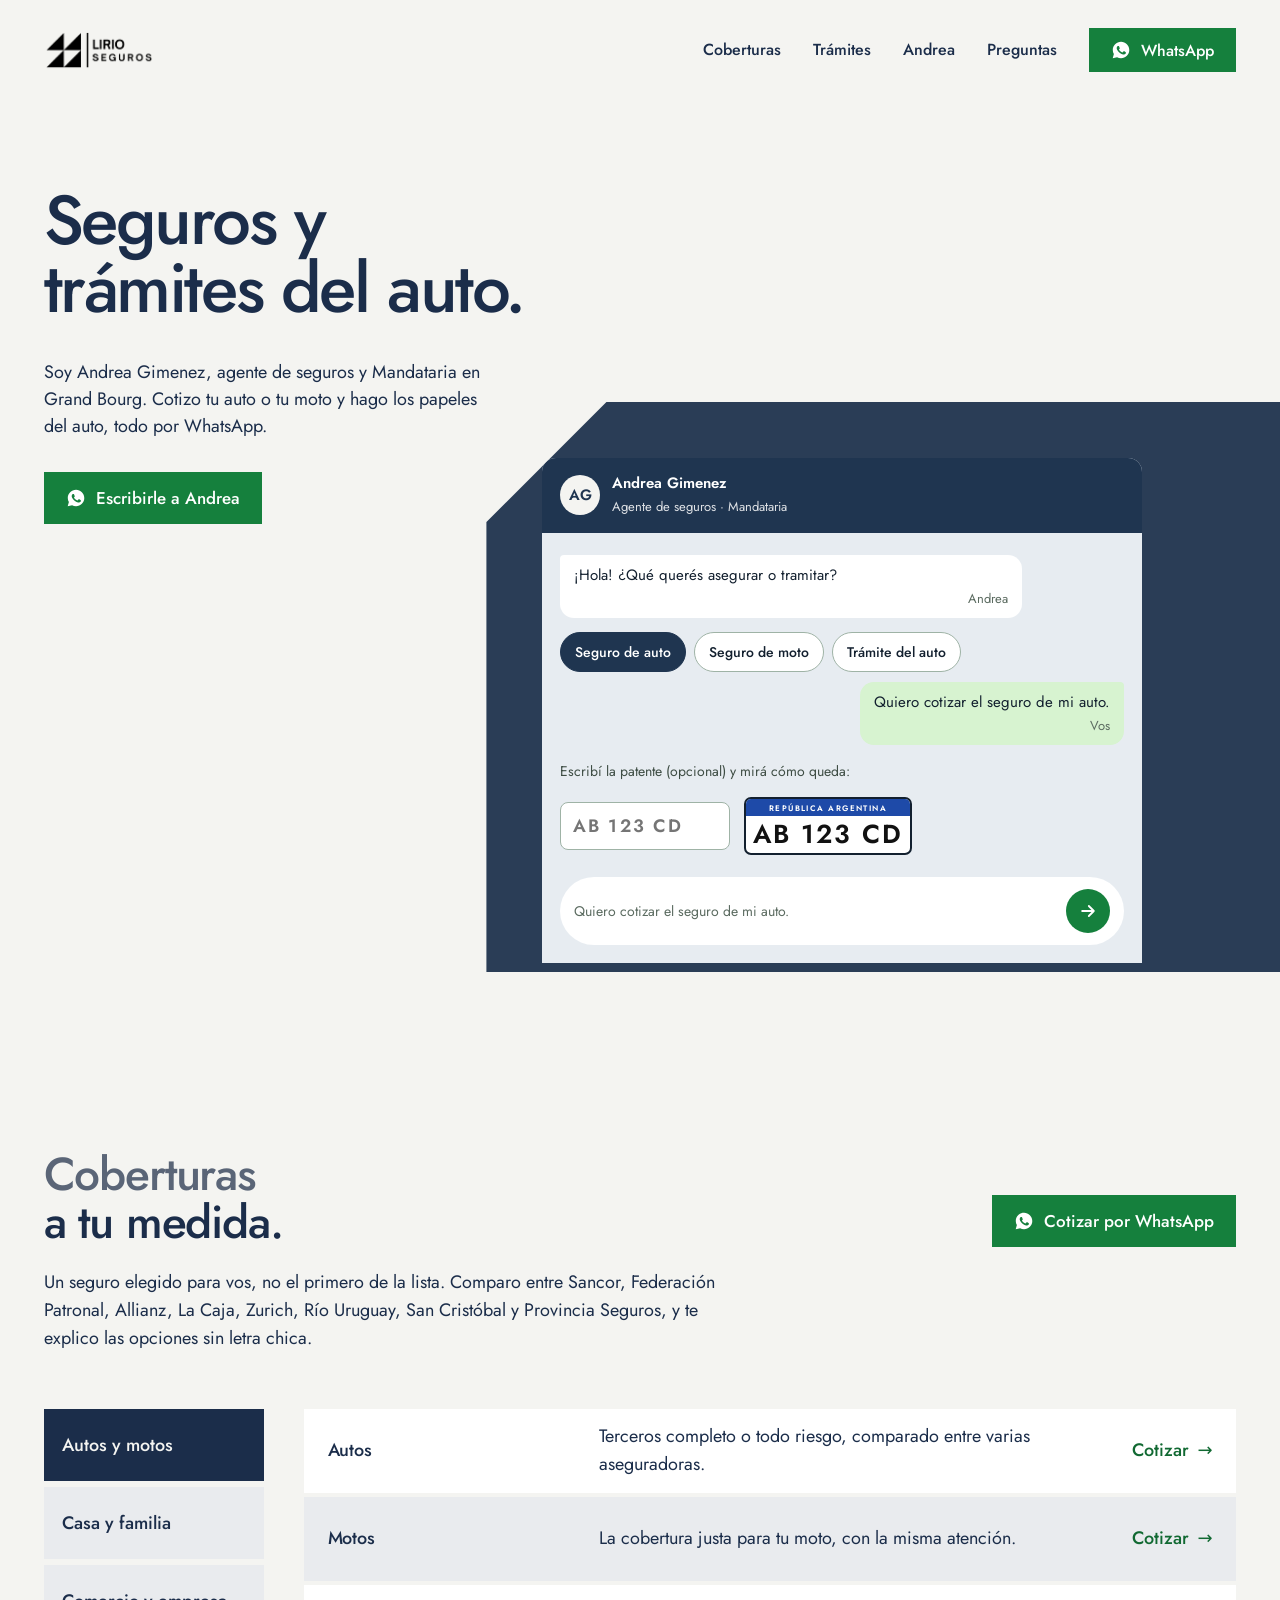
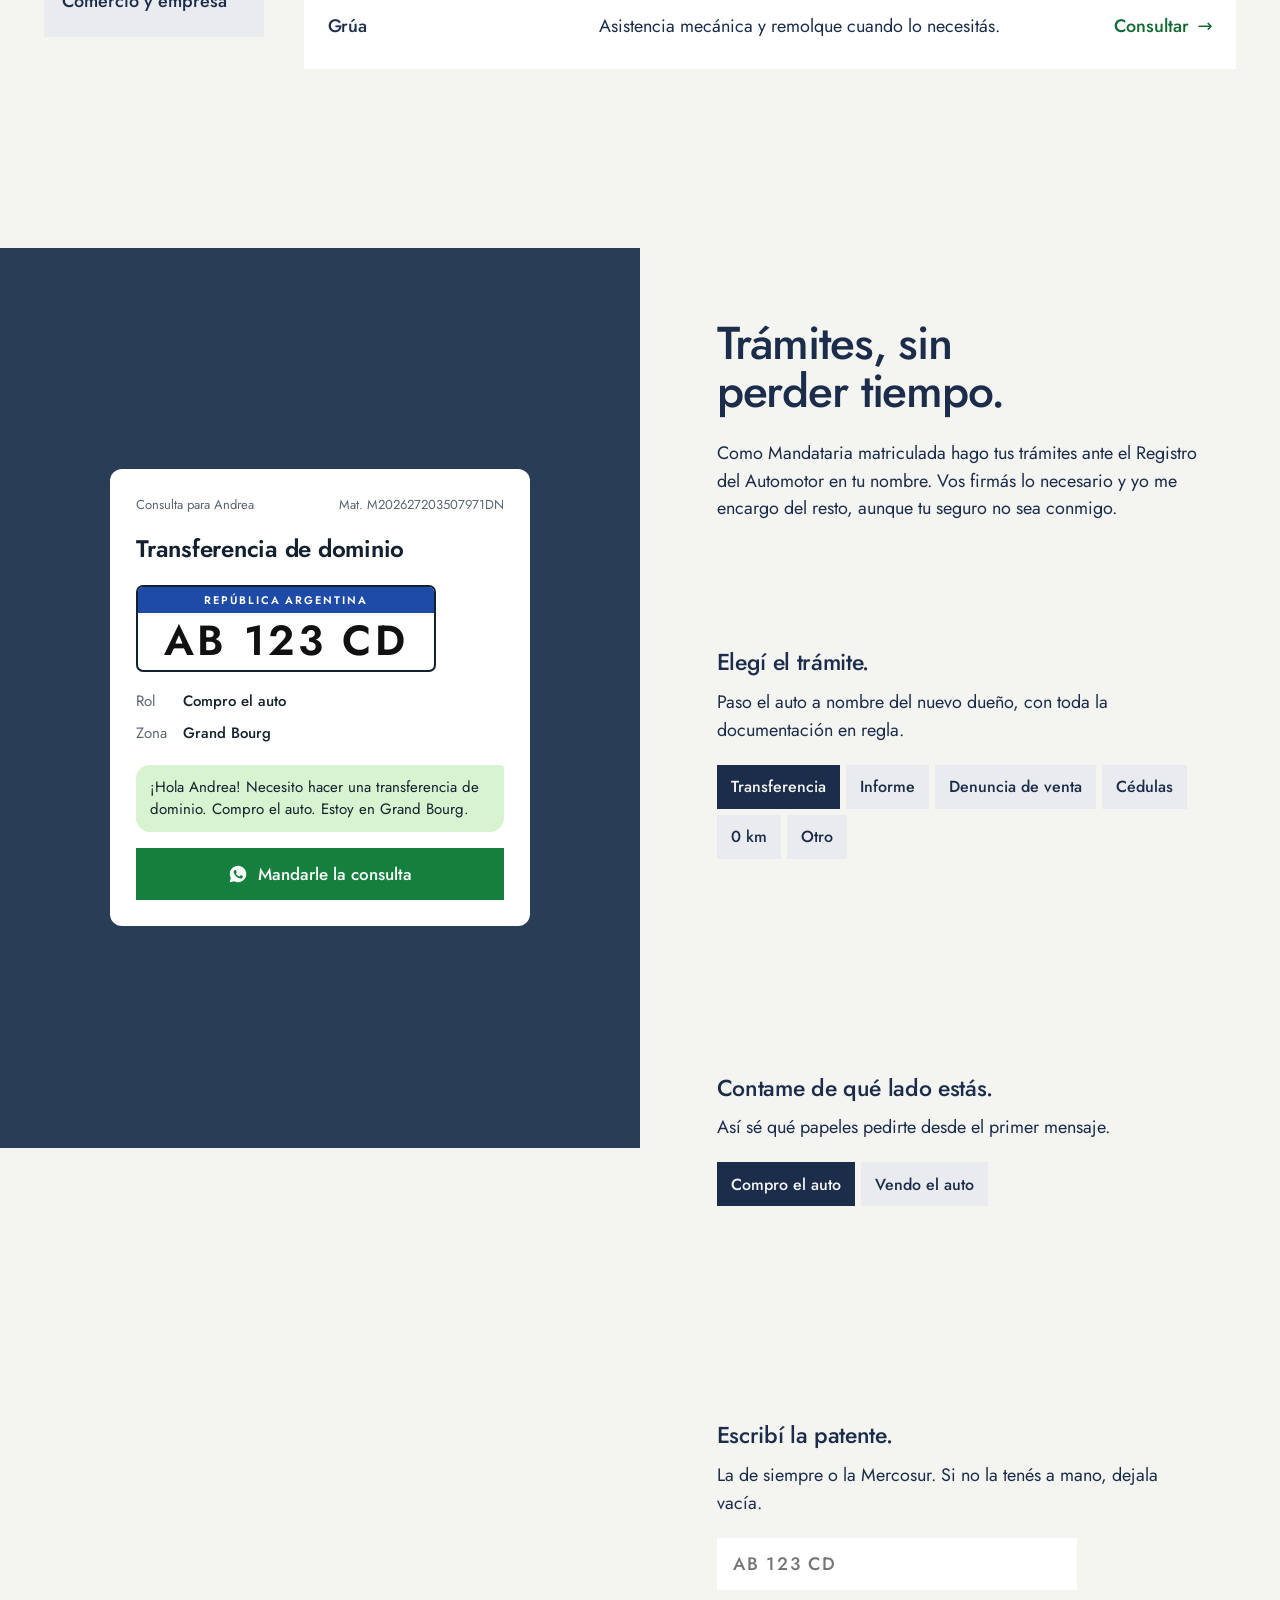
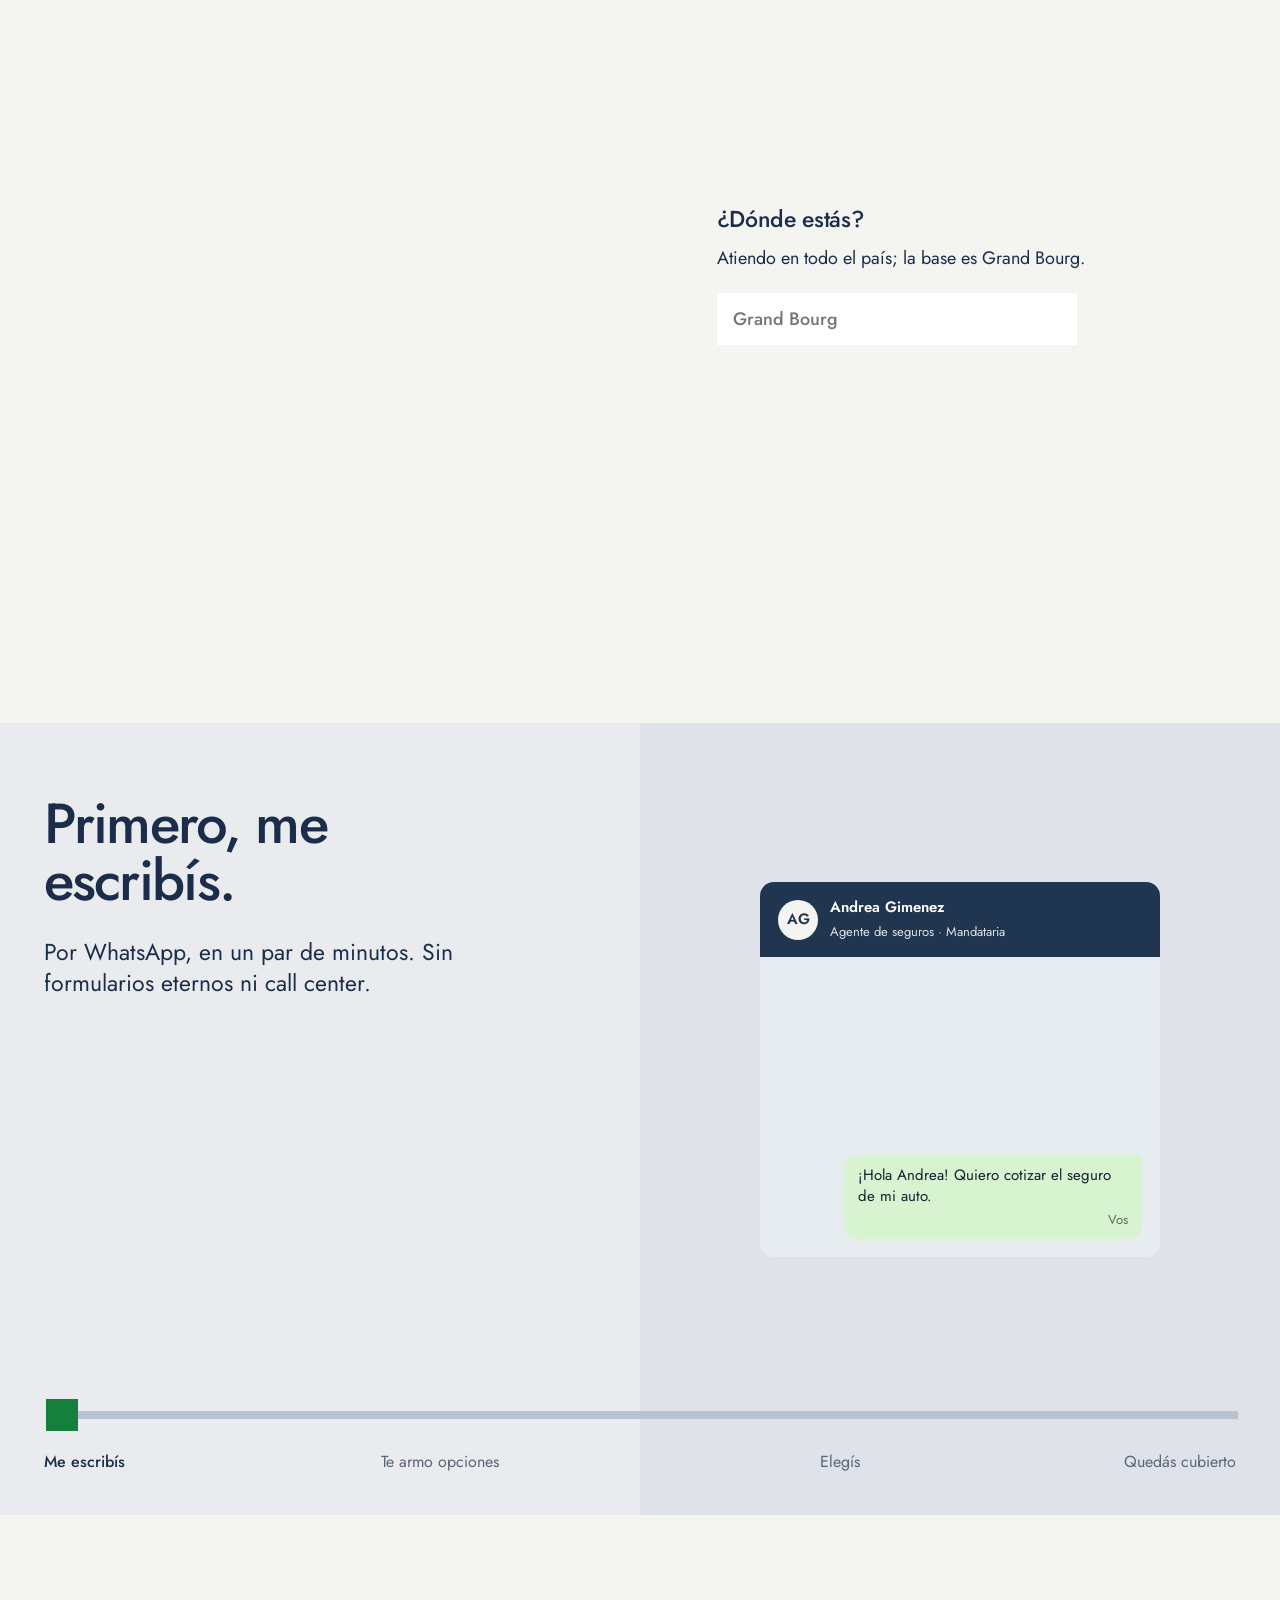
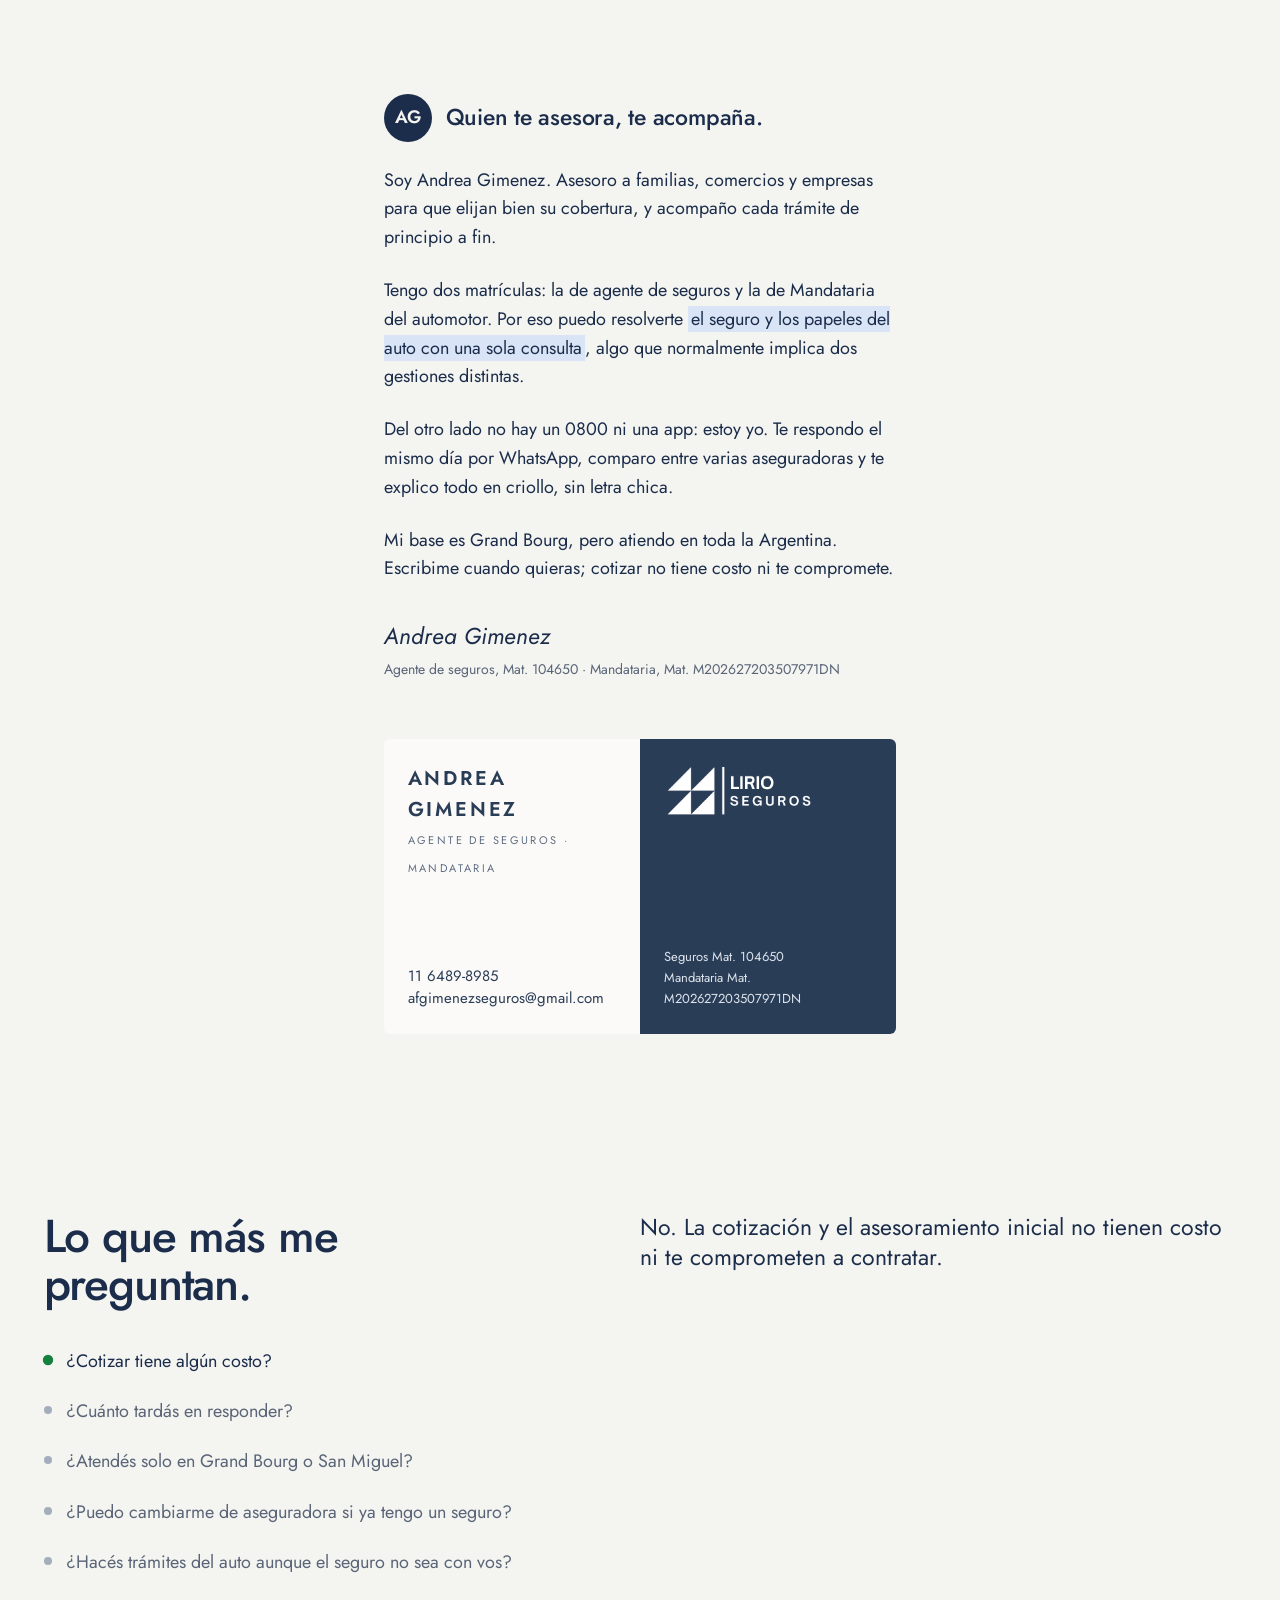
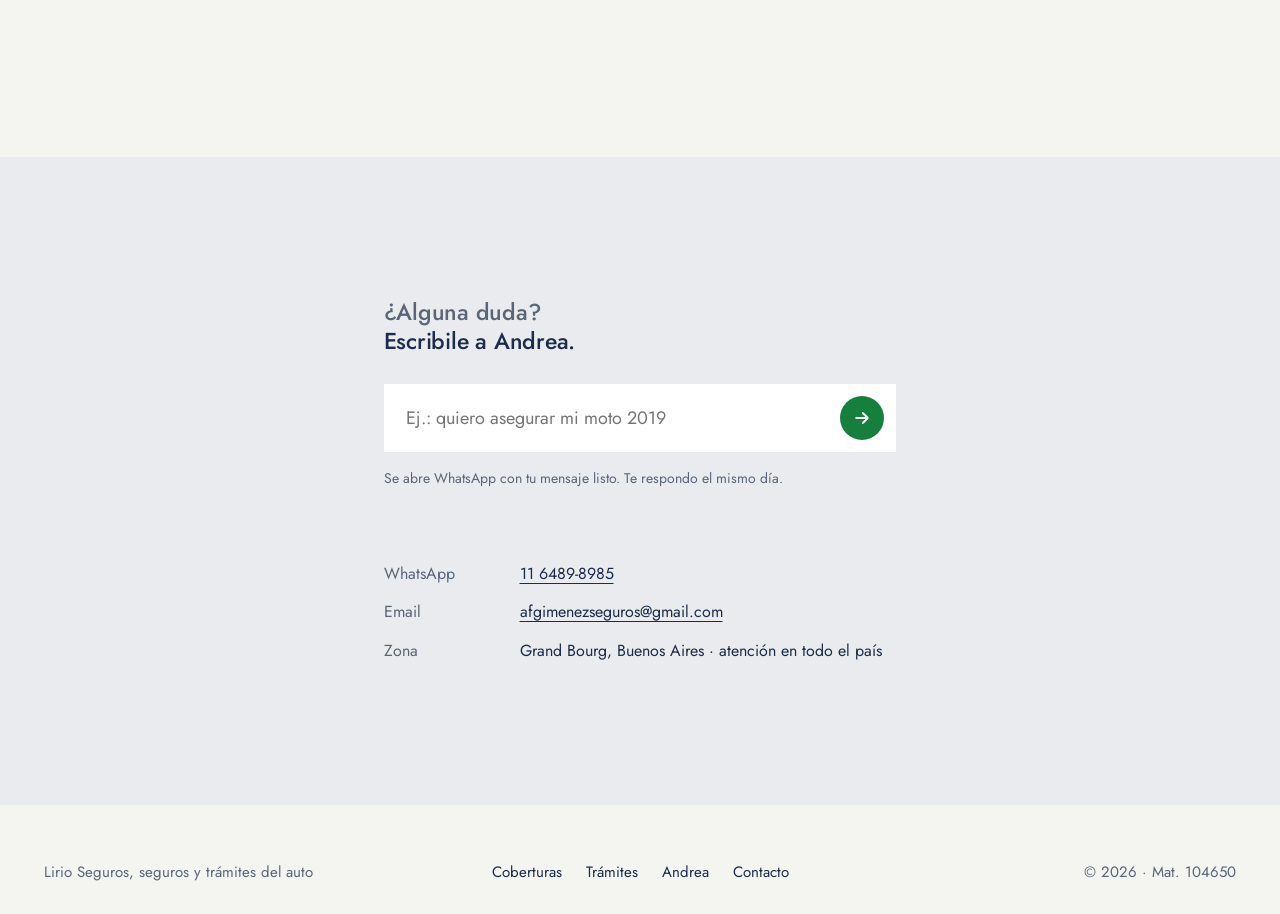
<file: prueba/index.html>
<!DOCTYPE html>
<html lang="es-AR">
<head>
<meta charset="UTF-8">
<script>document.documentElement.classList.add('js');</script>
<meta name="viewport" content="width=device-width, initial-scale=1.0">
<title>Lirio Seguros · Seguros y trámites del auto</title>
<meta name="description" content="Andrea Gimenez, agente de seguros y Mandataria del automotor en Grand Bourg: seguros de autos y motos, hogar, comercio y más, y trámites del auto, todo por WhatsApp.">
<meta name="robots" content="noindex">
<meta name="theme-color" content="#2A3D56">
<link rel="preconnect" href="https://fonts.googleapis.com">
<link rel="preconnect" href="https://fonts.gstatic.com" crossorigin>
<link href="https://fonts.googleapis.com/css2?family=Jost:ital,wght@0,400;0,500;0,600;1,400&display=swap" rel="stylesheet">
<link rel="icon" href="[data-uri]">
<style>
  :root{
    --ground:#F4F4F1;
    --tone-1:#E9EBEE;
    --tone-2:#DFE3E9;
    --white:#FFFFFF;
    --ink:#1B2D4A;
    --soft:#5A6577;
    --stage:#2A3D56;
    --stage-ink:#F4F4F1;
    --accent:#15803D;
    --accent-press:#116932;
    --marker:#D9E4F7;
    --face:'Jost', system-ui, sans-serif;
    --s-display:clamp(48px, 5.4vw, 80px);
    --s-head:clamp(32px, 3.6vw, 52px);
    --s-lead:clamp(20px, 1.8vw, 26px);
    --s-body:18px;
    --s-small:14px;
    --margin:clamp(20px, 3.4vw, 48px);
    --gap:clamp(120px, 14vw, 200px);
    --ease:cubic-bezier(.16,1,.3,1);
  }
  *{box-sizing:border-box;}
  html{scroll-behavior:smooth; accent-color:var(--accent); caret-color:var(--accent);}
  body{margin:0; background:var(--ground); color:var(--ink); font-family:var(--face); font-size:var(--s-body); line-height:1.55; -webkit-font-smoothing:antialiased;}
  ::selection{background:var(--ink); color:var(--ground);}
  :focus-visible{outline:3px solid var(--accent); outline-offset:3px;}
  h1,h2,h3,p,blockquote,figure,dl,dd,ul,ol{margin:0; padding:0;}
  ul,ol{list-style:none;}
  a{color:inherit;}
  img{display:block; max-width:100%;}
  .wrap{padding:0 var(--margin); max-width:1440px; margin:0 auto;}
  .sec{padding-top:var(--gap);}
  .h2{font-size:var(--s-head); font-weight:500; line-height:1.04; letter-spacing:-0.025em; text-wrap:balance;}
  .h2 .soft{color:var(--soft); display:block;}
  .btn{display:inline-flex; align-items:center; gap:10px; min-height:52px; padding:0 22px; background:var(--accent); color:#fff; font:500 17px var(--face); text-decoration:none; border:0; cursor:pointer; transition:background .2s ease, transform .2s var(--ease);}
  .btn:hover{background:var(--accent-press);}
  .btn:active{transform:translateY(1px) scale(.99);}
  .btn svg{width:20px; height:20px; flex:none;}
  .skip{position:absolute; left:var(--margin); top:-80px; background:var(--ink); color:#fff; padding:12px 16px; z-index:10; text-decoration:none;}
  .skip:focus{top:12px;}

  /* ---------- Navegación ---------- */
  .nav{display:flex; align-items:center; justify-content:space-between; gap:24px; padding-top:28px;}
  .nav img{height:40px; width:auto;}
  .nav ul{display:flex; gap:32px; align-items:center;}
  .nav ul a{font-size:16px; font-weight:500; text-decoration:underline; text-decoration-thickness:2px; text-underline-offset:6px; text-decoration-color:transparent; transition:text-decoration-color .25s ease;}
  .nav ul a:hover{text-decoration-color:currentColor;}
  .nav ul a.btn{text-decoration:none;}
  .nav .btn{min-height:44px; font-size:16px;}
  @media (max-width:900px){ .nav ul li:not(:last-child){display:none;} .nav img{height:34px;} }

  /* ---------- Hero ---------- */
  .hero{position:relative; min-height:min(940px, 100svh); padding-bottom:0;}
  .hero-copy{padding-top:clamp(64px, 9vw, 130px); max-width:760px; position:relative; z-index:2;}
  .hero h1{font-size:var(--s-display); font-weight:500; line-height:.98; letter-spacing:-0.035em;}
  @media (min-width:861px){ .hero h1{text-wrap:balance;} }
  .hero-copy p{margin-top:36px; font-size:var(--s-body); line-height:1.5; max-width:40ch;}
  .hero-copy .btn{margin-top:32px;}
  .stage{position:absolute; right:0; bottom:0; width:62%; height:calc(100% - 330px); min-height:540px; background:var(--stage); clip-path:polygon(120px 0, 100% 0, 100% 100%, 0 100%, 0 120px); overflow:hidden;}
  .stage-inner{position:absolute; left:56px; top:56px;}
  @media (max-width:1100px){ .stage{width:70%;} }
  @media (max-width:860px){
    .hero{min-height:0;}
    .hero-copy{padding-top:56px;}
    .hero h1{font-size:clamp(40px,10vw,60px);}
    .hero-copy p{font-size:17px; margin-top:24px;}
    .hero-copy .btn{width:100%; justify-content:center;}
    .hero-copy p{max-width:none;}
    .cov-note,.tram-col > p.intro,.step p{max-width:none;}
    .stage{position:relative; width:calc(100% + 2 * var(--margin)); margin:48px calc(-1 * var(--margin)) 0; height:auto; min-height:0; clip-path:polygon(72px 0, 100% 0, 100% 100%, 0 100%, 0 72px); padding:36px 16px 0;}
    .stage-inner{position:relative; left:auto; top:auto;}
  }

  /* ---------- Fragmento: chat con Andrea (data-ui) ---------- */
  .chat{width:600px; max-width:100%; background:#E7ECF1; border-radius:14px 14px 0 0; overflow:hidden; font-size:15px; color:#13202F;}
  .chat-top{display:flex; align-items:center; gap:12px; padding:14px 18px; background:#1F3550; color:#fff;}
  .chat-top .av{width:40px; height:40px; border-radius:50%; background:#F4F4F1; color:#1F3550; display:grid; place-items:center; font-weight:600; font-size:15px;}
  .chat-top b{display:block; font-weight:600; font-size:15px;}
  .chat-top span{font-size:13px; opacity:.85;}
  .chat-body{padding:22px 18px 18px; display:flex; flex-direction:column; gap:10px;}
  .bub{max-width:82%; padding:10px 14px; border-radius:4px 14px 14px 14px; background:#fff; line-height:1.4;}
  .bub.me{align-self:flex-end; background:#D7F3D0; border-radius:14px 4px 14px 14px;}
  .bub small{display:block; margin-top:4px; font-size:13px; color:#5B6B60; text-align:right;}
  .chips{display:flex; flex-wrap:wrap; gap:8px; margin-top:4px;}
  .chip{font:500 14px var(--face); padding:9px 14px; border-radius:999px; border:1px solid #9FB3A6; background:#fff; color:#13202F; cursor:pointer; transition:background .15s, color .15s, border-color .15s;}
  .chip:hover{border-color:#1F3550;}
  .chip[aria-pressed="true"]{background:#1F3550; border-color:#1F3550; color:#fff;}
  .plate-row{display:flex; align-items:center; gap:14px; flex-wrap:wrap; margin-top:6px;}
  .plate-row label{font-size:14px; color:#3E4D44; width:100%;}
  .plate-in{font:600 18px var(--face); letter-spacing:.12em; text-transform:uppercase; width:170px; padding:10px 12px; border-radius:8px; border:1px solid #9FB3A6; background:#fff; color:#13202F;}
  .plate-in:focus{outline:2px solid #1F3550; outline-offset:1px;}
  .send{display:flex; align-items:center; justify-content:space-between; gap:12px; margin-top:12px; padding:12px 14px; background:#fff; border-radius:999px;}
  .send span{color:#5B6B60; font-size:14px; overflow:hidden; text-overflow:ellipsis; white-space:nowrap;}
  .send a{flex:none; width:44px; height:44px; border-radius:50%; background:#15803D; color:#fff; display:grid; place-items:center; transition:transform .2s var(--ease);}
  .send a:hover{transform:scale(1.06);}
  .send a svg{width:20px; height:20px;}

  /* Patente Mercosur (dibujada) */
  .plate{width:168px; flex:none; background:#fff; border:2px solid #13202F; border-radius:7px; overflow:hidden; text-align:center; font-family:var(--face);}
  .plate .pband{background:#1E4AA8; color:#fff; font-size:8px; font-weight:600; letter-spacing:.18em; padding:3px 0 2px; white-space:nowrap;}
  .plate .num{font-size:26px; font-weight:600; letter-spacing:.08em; line-height:1.25; color:#111; padding:2px 6px 3px; white-space:nowrap;}
  .plate.big{width:300px;}
  .plate.big .pband{font-size:11px; padding:5px 0 4px;}
  .plate.big .num{font-size:42px;}

  /* ---------- Coberturas: pestañas + bandas ---------- */
  .cov-head{display:flex; justify-content:space-between; align-items:flex-end; gap:32px; flex-wrap:wrap;}
  .cov-note{margin-top:22px; max-width:62ch; color:var(--ink);}
  .agenda{display:grid; grid-template-columns:220px 1fr; gap:40px; margin-top:56px;}
  .tabs{display:flex; flex-direction:column; gap:6px;}
  .tab{display:flex; flex-direction:column; justify-content:center; text-align:left; min-height:72px; padding:0 18px; background:var(--tone-1); color:var(--ink); border:0; cursor:pointer; font:500 18px var(--face); transition:background .2s ease, color .2s ease;}
  .tab small{font-size:var(--s-small); font-weight:400; color:var(--soft);}
  .tab:hover{background:var(--tone-2);}
  .tab[aria-selected="true"]{background:var(--ink); color:var(--ground);}
  .tab[aria-selected="true"] small{color:#C6CEDA;}
  .bands{display:flex; flex-direction:column; gap:4px;}
  .js .bands[hidden]{display:none;}
  .band{display:grid; grid-template-columns:28% 1fr auto; align-items:center; gap:24px; min-height:84px; padding:14px 24px; background:var(--white); text-decoration:none; transition:background .2s ease;}
  .band:nth-child(even){background:var(--tone-1);}
  .band > b{font-size:var(--s-body); font-weight:500; letter-spacing:-0.01em;}
  .band > span{color:var(--ink);}
  .band em{font-style:normal; font-weight:500; color:var(--accent-press); display:flex; align-items:center; gap:8px; white-space:nowrap;}
  .band em .arr{font-weight:500; font-size:inherit; transition:transform .25s var(--ease);}
  .band:hover{background:var(--marker);}
  .band:hover em .arr{transform:translateX(5px);}
  .group-title{display:none;}
  html:not(.js) .group-title{display:block; font-size:20px; font-weight:500; margin:24px 0 8px;}
  html:not(.js) .tabs{display:none;}
  @media (max-width:860px){
    .agenda{grid-template-columns:1fr; gap:16px;}
    .tabs{display:flex; flex-direction:column; gap:4px;}
    .tab{min-height:48px; padding:0 16px; font-size:16px; line-height:1.2;}
    .qs button{width:100%;}
    .seg{display:grid; grid-template-columns:1fr 1fr;}
    .chips .chip{flex:1 1 auto;}
    .tab:hover{background:var(--tone-1);}
    .tab small{display:none;}
    .band{grid-template-columns:1fr; gap:6px; padding:18px;}
    .cov-head .btn{width:100%; justify-content:center;}
  }

  /* ---------- Trámites: salida fija + controles ---------- */
  .tram{display:grid; grid-template-columns:6fr 6fr; margin-top:0;}
  .tram > *{min-width:0;}
  .tram-field{position:sticky; top:0; height:100svh; background:var(--stage); display:grid; grid-template-columns:minmax(0,1fr); place-items:center; padding:var(--margin);}
  .tram-col{padding:72px var(--margin) 22vh clamp(32px, 6vw, 96px); max-width:calc(44ch + 160px);}
  
  .tram-col > p.intro{margin-top:24px; max-width:44ch;}
  .step{margin-top:24vh;}
  .step:first-of-type{margin-top:14vh;}
  .step h3{font-size:var(--s-lead); font-weight:500; line-height:1.2; letter-spacing:-0.015em; max-width:22ch;}
  .step p{margin-top:12px; max-width:44ch;}
  .ctl{margin-top:20px;}
  .seg{display:flex; flex-wrap:wrap; gap:6px;}
  .seg button{min-height:44px; padding:0 14px; background:var(--tone-1); color:var(--ink); border:0; font:500 16px var(--face); cursor:pointer; transition:background .15s, color .15s;}
  .seg button:hover{background:var(--tone-2);}
  .seg button[aria-pressed="true"]{background:var(--ink); color:var(--ground);}
  .field{width:100%; max-width:360px; min-height:52px; padding:0 16px; background:var(--white); border:0; font:500 18px var(--face); color:var(--ink);}
  .field:focus{outline:2px solid var(--accent); outline-offset:0;}
  .field.upper{text-transform:uppercase; letter-spacing:.1em;}
  /* La consulta armada (data-ui) */
  .ticket{width:420px; max-width:100%; overflow-wrap:anywhere; background:#fff; border-radius:12px; padding:26px; color:#13202F; font-size:15px;}
  .ticket .t-top{display:flex; flex-wrap:wrap; justify-content:space-between; gap:4px 12px; font-size:13px; color:#5B6575;}
  .ticket .t-title{margin-top:14px; font-size:24px; font-weight:600; letter-spacing:-0.01em;}
  .ticket .plate{margin-top:18px;}
  .ticket dl{margin-top:18px; display:grid; grid-template-columns:auto 1fr; gap:8px 16px;}
  .ticket dt{color:#5B6575;}
  .ticket dd{font-weight:500;}
  .ticket .msg{margin-top:20px; background:#D7F3D0; border-radius:14px 4px 14px 14px; padding:12px 14px; line-height:1.45;}
  .ticket .go{margin-top:16px; width:100%; justify-content:center;}
  @media (max-width:860px){
    .tram{grid-template-columns:minmax(0,1fr);}
    .tram-field{position:relative; height:auto; padding:48px 16px; order:2;}
    .tram-col{padding:0 var(--margin); max-width:none; order:1;}
    .step,.step:first-of-type{margin-top:56px;}
    .tram-col{padding-bottom:48px;}
  }

  /* ---------- Cómo funciona: deslizador ---------- */
  .stages{display:grid; grid-template-columns:minmax(0,1fr) minmax(0,1fr); min-height:88svh; position:relative;}
  .stages > *{min-width:0;}
  .stages .left{background:var(--tone-1); padding:72px var(--margin) 170px;}
  .stages .right{background:var(--tone-2); display:grid; grid-template-columns:minmax(0,1fr); place-items:center; padding:72px var(--margin) 170px;}
  .clause{font-size:clamp(40px, 4.4vw, 70px); font-weight:500; line-height:1.02; letter-spacing:-0.03em; max-width:12ch; transition:opacity .2s ease;}
  .clause-note{margin-top:28px; max-width:36ch; font-size:var(--s-lead); line-height:1.35; transition:opacity .2s ease;}
  .rail{position:absolute; left:var(--margin); right:var(--margin); bottom:40px;}
  .rail input{width:100%; -webkit-appearance:none; appearance:none; height:32px; background:transparent; cursor:pointer;}
  .rail input::-webkit-slider-runnable-track{height:8px; background:#B9C2CE;}
  .rail input::-moz-range-track{height:8px; background:#B9C2CE;}
  .rail input::-moz-range-progress{height:8px; background:var(--ink);}
  .rail input::-webkit-slider-thumb{-webkit-appearance:none; width:32px; height:32px; margin-top:-12px; background:var(--accent); border:0;}
  .rail input::-moz-range-thumb{width:32px; height:32px; background:var(--accent); border:0; border-radius:0;}
  .rail ol{display:grid; grid-template-columns:repeat(4,1fr); margin-top:10px;}
  .rail li{font-size:16px; color:var(--soft); cursor:pointer;}
  .rail li:nth-child(2){text-align:center; transform:translateX(-17%);}
  .rail li:nth-child(3){text-align:center; transform:translateX(17%);}
  .rail li:last-child{text-align:right;}
  .rail li.on{color:var(--ink); font-weight:500;}
  .phone{width:400px; max-width:100%; transition:opacity .2s ease;}
  .phone .chat{border-radius:14px;}
  .phone .chat-body{min-height:300px; justify-content:flex-end;}
  .opt{background:#fff; border-radius:10px; padding:10px 12px; margin-top:6px; display:flex; justify-content:space-between; gap:10px;}
  .opt b{font-weight:600;}
  .stage-js-only{display:none;}
  .js .stage-js-only{display:block;}
  html:not(.js) .rail{display:none;}
  @media (max-width:860px){
    .stages{grid-template-columns:minmax(0,1fr); min-height:0;}
    .stages .right{order:1; padding:40px 16px;}
    .rail{position:relative; left:auto; right:auto; bottom:auto; padding:8px var(--margin) 40px; background:var(--tone-1);}
    .rail input::-webkit-slider-thumb{width:40px; height:40px; margin-top:-16px;}
    .rail ol{grid-template-columns:1fr 1fr; gap:6px;}
    .rail li,.rail li:nth-child(2),.rail li:nth-child(3),.rail li:last-child{text-align:left; transform:none; font-size:15px;}
    .stages .left{order:2; padding:40px var(--margin) 32px;}
    .rail{order:3 !important; padding-bottom:40px !important;}
    .clause{font-size:9vw;}
    .phone .chat-body{min-height:0;}
  }

  /* ---------- Andrea: la carta ---------- */
  .letter{max-width:600px; margin:0 auto; padding:0 var(--margin);}
  .letter .who{display:flex; align-items:center; gap:14px;}
  .letter .av{width:48px; height:48px; border-radius:50%; background:var(--ink); color:var(--ground); display:grid; place-items:center; font-weight:600;}
  .letter h2{font-size:var(--s-lead); font-weight:500; letter-spacing:-0.01em;}
  .letter p{margin-top:24px; font-size:var(--s-body); line-height:1.6;}
  .letter mark{background:var(--marker); color:inherit; padding:0 3px;}
  .sign{margin-top:36px;}
  .sign b{display:block; font-style:italic; font-weight:400; font-size:var(--s-lead);}
  .sign span{color:var(--soft); font-size:var(--s-small);}
  /* Tarjeta de presentación (data-ui) */
  .card{margin-top:56px; display:grid; grid-template-columns:1fr 1fr; width:100%; aspect-ratio:2/1.15; max-width:600px; color:#2A3D56; font-family:var(--face); border-radius:6px; overflow:hidden;}
  .card .front{background:#FCFAF8; padding:24px; display:flex; flex-direction:column; justify-content:space-between;}
  .card .front b{font-size:20px; letter-spacing:.14em; font-weight:600;}
  .card .front span{font-size:11px; letter-spacing:.22em; text-transform:uppercase; color:#5E6F84;}
  .card .front p{margin:0; font-size:15px; line-height:1.5;}
  .card .back{background:#2A3D56; color:#fff; padding:24px; display:flex; flex-direction:column; justify-content:space-between;}
  .card .back img{width:150px; filter:invert(1);}
  .card .back p{margin:0; font-size:13px; line-height:1.6; color:#DCE3EC;}
  @media (max-width:560px){ .card{grid-template-columns:1fr; aspect-ratio:auto;} .card .front,.card .back{min-height:170px;} }

  /* ---------- Preguntas: índice + respuesta ---------- */
  .faq{display:grid; grid-template-columns:5fr 1fr 6fr;}
  .faq h2{font-size:var(--s-head); max-width:12ch; font-weight:500; letter-spacing:-0.025em; line-height:1.04; margin-bottom:36px;}
  .qs li{margin-top:18px;}
  .qs button{display:flex; align-items:baseline; gap:14px; text-align:left; background:none; border:0; padding:4px 0; font:400 18px/1.35 var(--face); color:var(--soft); cursor:pointer; transition:color .15s ease;}
  .qs button::before{content:""; width:8px; height:8px; border-radius:50%; background:#A3ADBB; flex:none; transform:translateY(-3px); transition:background .15s ease, transform .2s var(--ease);}
  .qs button:hover,.qs button[aria-selected="true"]{color:var(--ink);}
  .qs button[aria-selected="true"]::before{background:var(--accent); transform:translateY(-3px) scale(1.3);}
  .pane{grid-column:3; position:sticky; top:120px; align-self:start; font-size:var(--s-lead); line-height:1.3; transition:opacity .15s ease;}
  .qs .ans{display:none;}
  html:not(.js) .qs .ans{display:block; margin:6px 0 0 22px; color:var(--ink); font-size:17px;}
  html:not(.js) .pane{display:none;}
  @media (max-width:860px){
    .faq{grid-template-columns:1fr;}
    .pane{display:none;}
    .qs .ans.open{display:block; margin:8px 0 6px 22px; font-size:18px; color:var(--ink);}
  }

  /* ---------- Contacto: un solo campo ---------- */
  .contact-field{margin-top:var(--gap); padding:clamp(96px,11vw,160px) 0; background:var(--tone-1);}
  .one{max-width:600px; margin:0 auto; padding:0 var(--margin);}
  .one h2{font-size:var(--s-lead); font-weight:500; line-height:1.25; letter-spacing:-0.01em;}
  .one h2 .soft{color:var(--soft); display:block;}
  .one form{margin-top:28px; position:relative;}
  .one input{width:100%; height:68px; padding:0 72px 0 22px; background:var(--white); border:0; border-radius:0; font:400 18px var(--face); color:var(--ink);}
  .one input:focus{outline:2px solid var(--accent); outline-offset:-2px;}
  .one form button{position:absolute; right:12px; top:12px; width:44px; height:44px; border-radius:50%; background:var(--accent); color:#fff; border:0; cursor:pointer; display:grid; place-items:center; transition:transform .2s var(--ease), background .2s;}
  .one form button:hover{background:var(--accent-press); transform:translateX(2px);}
  .one form button svg{width:20px; height:20px;}
  .one .next{margin-top:16px; font-size:var(--s-small); color:var(--soft);}
  .rows{margin-top:72px; display:grid; gap:14px;}
  .rows div{display:grid; grid-template-columns:120px 1fr; gap:16px; font-size:16px;}
  .rows dt{color:var(--soft);}
  .rows a{text-decoration-thickness:1px; text-underline-offset:4px;}
  @media (max-width:560px){ .rows div{grid-template-columns:1fr; gap:2px;} }

  /* ---------- Pie ---------- */
  .foot{display:grid; grid-template-columns:1fr auto 1fr; align-items:baseline; gap:24px; font-size:var(--s-small); padding-top:56px; padding-bottom:30px; font-size:15px;}
  .foot .what{color:var(--soft);}
  .foot nav{display:flex; gap:24px;}
  .foot nav a{text-decoration:none;}
  .foot nav a:hover{text-decoration:underline; text-underline-offset:4px;}
  .foot .legal{text-align:right; color:var(--soft);}
  @media (max-width:860px){ .foot{grid-template-columns:1fr; gap:8px; padding-top:40px; padding-bottom:24px;} .foot .legal{text-align:left;} .foot nav{flex-wrap:wrap; gap:8px 20px;} }

  /* ---------- Movimiento ---------- */
  @media (prefers-reduced-motion: no-preference){
    .js .stage{animation:shutter 1.1s var(--ease) .15s both;}
    .js .stage .chat{animation:settle 1.4s var(--ease) .15s both;}
    @keyframes shutter{from{clip-path:polygon(120px 0, 120px 0, 120px 100%, 0 100%, 0 120px);}to{clip-path:polygon(120px 0, 100% 0, 100% 100%, 0 100%, 0 120px);}}
    @keyframes settle{from{transform:scale(1.12) translateY(30px); opacity:.4;}to{transform:none; opacity:1;}}
    .js .rise{opacity:0; transform:translateY(24px); transition:opacity .8s var(--ease), transform .8s var(--ease);}
    .js .rise.in{opacity:1; transform:none;}
    .js .hero h1,.js .hero-copy p,.js .hero-copy .btn{animation:up .9s var(--ease) both;}
    .js .hero-copy p{animation-delay:.08s;}
    .js .hero-copy .btn{animation-delay:.16s;}
    @keyframes up{from{opacity:0; transform:translateY(24px);}to{opacity:1; transform:none;}}
    .plate .num.pop{animation:pop .35s var(--ease);}
    @keyframes pop{0%{transform:scale(.92);}100%{transform:none;}}
  }
  @media (max-width:860px){ @media (prefers-reduced-motion: no-preference){ .js .stage{animation:shutterm 1.1s var(--ease) .15s both;} @keyframes shutterm{from{clip-path:polygon(72px 0,72px 0,72px 100%,0 100%,0 72px);}to{clip-path:polygon(72px 0,100% 0,100% 100%,0 100%,0 72px);}} } }
</style>
</head>
<body>
<svg width="0" height="0" style="position:absolute" aria-hidden="true">
  <symbol id="wa" viewBox="0 0 24 24"><path fill="currentColor" d="M12.04 2C6.58 2 2.13 6.45 2.13 11.91c0 1.75.46 3.45 1.32 4.95L2.05 22l5.25-1.38c1.45.79 3.08 1.21 4.74 1.21 5.46 0 9.91-4.45 9.91-9.91C21.95 6.45 17.5 2 12.04 2zm5.8 14.01c-.24.68-1.42 1.3-1.95 1.35-.5.05-.97.23-3.27-.68-2.77-1.09-4.52-3.92-4.66-4.1-.13-.18-1.11-1.48-1.11-2.82 0-1.34.7-2 .95-2.27.24-.27.53-.34.71-.34l.51.01c.16.01.38-.06.6.46.23.54.77 1.88.84 2.01.07.14.11.3.02.48-.09.18-.14.3-.27.46-.14.16-.29.36-.41.48-.14.14-.28.28-.12.56.16.27.71 1.17 1.52 1.9 1.05.93 1.93 1.22 2.2 1.36.27.14.43.11.59-.07.16-.18.68-.79.86-1.07.18-.27.36-.23.61-.14.25.09 1.58.75 1.85.88.27.14.45.2.52.32.07.11.07.66-.17 1.34z"/></symbol>
  <symbol id="arrow" viewBox="0 0 24 24"><path fill="none" stroke="currentColor" stroke-width="2.2" stroke-linecap="round" stroke-linejoin="round" d="M5 12h14M13 6l6 6-6 6"/></symbol>
</svg>
<a class="skip" href="#main">Saltar al contenido</a>

<header class="wrap">
  <div class="nav">
    <a href="#main" aria-label="Lirio Seguros, inicio"><img src="[data-uri]" alt="Lirio Seguros" width="110" height="40"></a>
    <ul>
      <li><a href="#coberturas">Coberturas</a></li>
      <li><a href="#tramites">Trámites</a></li>
      <li><a href="#andrea">Andrea</a></li>
      <li><a href="#preguntas">Preguntas</a></li>
      <li><a class="btn" data-wa="¡Hola Andrea! Quiero cotizar un seguro." href="https://wa.me/5491164898985" target="_blank" rel="noopener"><svg><use href="#wa"/></svg>WhatsApp</a></li>
    </ul>
  </div>
</header>

<main id="main">

  <!-- HERO -->
  <section class="hero wrap" aria-labelledby="t-hero">
    <div class="hero-copy">
      <h1 id="t-hero">Seguros y trámites del auto.</h1>
      <p>Soy Andrea Gimenez, agente de seguros y Mandataria en Grand Bourg. Cotizo tu auto o tu moto y hago los papeles del auto, todo por WhatsApp.</p>
      <a class="btn" data-wa="¡Hola Andrea! Quiero cotizar un seguro para mi auto o moto." href="https://wa.me/5491164898985" target="_blank" rel="noopener"><svg><use href="#wa"/></svg>Escribirle a Andrea</a>
    </div>
    <div class="stage" aria-label="Probá el chat con Andrea">
      <div class="stage-inner">
        <div class="chat" data-ui>
          <div class="chat-top"><div class="av" aria-hidden="true">AG</div><div><b>Andrea Gimenez</b><span>Agente de seguros · Mandataria</span></div></div>
          <div class="chat-body">
            <div class="bub">¡Hola! ¿Qué querés asegurar o tramitar?<small>Andrea</small></div>
            <div class="chips" role="group" aria-label="Qué necesitás">
              <button type="button" class="chip" aria-pressed="true" data-need="cotizar el seguro de mi auto">Seguro de auto</button>
              <button type="button" class="chip" aria-pressed="false" data-need="cotizar el seguro de mi moto">Seguro de moto</button>
              <button type="button" class="chip" aria-pressed="false" data-need="hacer un trámite de mi auto">Trámite del auto</button>
            </div>
            <div class="bub me" id="heroMine">Quiero cotizar el seguro de mi auto.<small>Vos</small></div>
            <div class="plate-row">
              <label for="patente">Escribí la patente (opcional) y mirá cómo queda:</label>
              <input class="plate-in" id="patente" maxlength="9" autocomplete="off" placeholder="AB 123 CD" aria-describedby="heroPlateLbl">
              <div class="plate" aria-hidden="true"><div class="pband">REPÚBLICA ARGENTINA</div><div class="num" id="heroPlate">AB 123 CD</div></div>
              <span id="heroPlateLbl" hidden>La patente se agrega al mensaje para Andrea</span>
            </div>
            <div class="send"><span id="heroPreview">Quiero cotizar el seguro de mi auto.</span><a id="heroSend" data-wa="¡Hola Andrea! Quiero cotizar el seguro de mi auto." href="https://wa.me/5491164898985" target="_blank" rel="noopener" aria-label="Enviar el mensaje a Andrea por WhatsApp"><svg><use href="#arrow"/></svg></a></div>
          </div>
        </div>
      </div>
    </div>
  </section>

  <!-- COBERTURAS -->
  <section class="sec wrap" id="coberturas" aria-labelledby="t-cov">
    <div class="cov-head rise">
      <h2 class="h2" id="t-cov"><span class="soft">Coberturas</span>a tu medida.</h2>
      <a class="btn" data-wa="¡Hola Andrea! Quiero cotizar un seguro." href="https://wa.me/5491164898985" target="_blank" rel="noopener"><svg><use href="#wa"/></svg>Cotizar por WhatsApp</a>
    </div>
    <p class="cov-note rise">Un seguro elegido para vos, no el primero de la lista. Comparo entre Sancor, Federación Patronal, Allianz, La Caja, Zurich, Río Uruguay, San Cristóbal y Provincia Seguros, y te explico las opciones sin letra chica.</p>
    <div class="agenda rise">
      <div class="tabs" role="tablist" aria-label="Tipo de cobertura">
        <button class="tab" role="tab" id="tb-auto" aria-controls="g-auto" aria-selected="true">Autos y motos</button>
        <button class="tab" role="tab" id="tb-casa" aria-controls="g-casa" aria-selected="false" tabindex="-1">Casa y familia</button>
        <button class="tab" role="tab" id="tb-com" aria-controls="g-com" aria-selected="false" tabindex="-1">Comercio y empresa</button>
      </div>
      <div>
        <h3 class="group-title">Autos y motos</h3>
        <div class="bands" id="g-auto" role="tabpanel" aria-labelledby="tb-auto">
          <a class="band" data-wa="¡Hola Andrea! Quiero cotizar el seguro de mi auto." href="https://wa.me/5491164898985" target="_blank" rel="noopener"><b>Autos</b><span>Terceros completo o todo riesgo, comparado entre varias aseguradoras.</span><em>Cotizar <b class="arr" aria-hidden="true">→</b></em></a>
          <a class="band" data-wa="¡Hola Andrea! Quiero cotizar el seguro de mi moto." href="https://wa.me/5491164898985" target="_blank" rel="noopener"><b>Motos</b><span>La cobertura justa para tu moto, con la misma atención.</span><em>Cotizar <b class="arr" aria-hidden="true">→</b></em></a>
          <a class="band" data-wa="¡Hola Andrea! Quiero consultar por el servicio de grúa." href="https://wa.me/5491164898985" target="_blank" rel="noopener"><b>Grúa</b><span>Asistencia mecánica y remolque cuando lo necesitás.</span><em>Consultar <b class="arr" aria-hidden="true">→</b></em></a>
        </div>
        <h3 class="group-title">Casa y familia</h3>
        <div class="bands" id="g-casa" role="tabpanel" aria-labelledby="tb-casa" hidden>
          <a class="band" data-wa="¡Hola Andrea! Quiero cotizar un seguro de hogar." href="https://wa.me/5491164898985" target="_blank" rel="noopener"><b>Hogar</b><span>Tu casa y lo que hay adentro, ante incendio, robo o daños.</span><em>Cotizar <b class="arr" aria-hidden="true">→</b></em></a>
          <a class="band" data-wa="¡Hola Andrea! Quiero cotizar un seguro de vida." href="https://wa.me/5491164898985" target="_blank" rel="noopener"><b>Vida</b><span>Respaldo económico para quienes dependen de vos.</span><em>Cotizar <b class="arr" aria-hidden="true">→</b></em></a>
          <a class="band" data-wa="¡Hola Andrea! Quiero cotizar un seguro de accidentes personales." href="https://wa.me/5491164898985" target="_blank" rel="noopener"><b>Accidentes personales</b><span>Cobertura para vos o tu equipo, en el trabajo o la vida diaria.</span><em>Cotizar <b class="arr" aria-hidden="true">→</b></em></a>
          <a class="band" data-wa="¡Hola Andrea! Quiero cotizar un seguro de retiro." href="https://wa.me/5491164898985" target="_blank" rel="noopener"><b>Retiro</b><span>Un ahorro planificado para sostener tu nivel de vida.</span><em>Cotizar <b class="arr" aria-hidden="true">→</b></em></a>
          <a class="band" data-wa="¡Hola Andrea! Quiero consultar por asistencia al viajero." href="https://wa.me/5491164898985" target="_blank" rel="noopener"><b>Asistencia al viajero</b><span>Cobertura médica y de equipaje para tus viajes.</span><em>Consultar <b class="arr" aria-hidden="true">→</b></em></a>
        </div>
        <h3 class="group-title">Comercio y empresa</h3>
        <div class="bands" id="g-com" role="tabpanel" aria-labelledby="tb-com" hidden>
          <a class="band" data-wa="¡Hola Andrea! Quiero cotizar un seguro de comercio." href="https://wa.me/5491164898985" target="_blank" rel="noopener"><b>Comercio</b><span>Tu local o pyme, cubierto a medida de tu rubro.</span><em>Cotizar <b class="arr" aria-hidden="true">→</b></em></a>
          <a class="band" data-wa="¡Hola Andrea! Quiero cotizar un seguro de caución." href="https://wa.me/5491164898985" target="_blank" rel="noopener"><b>Caución</b><span>Garantías para alquileres, contratos, obras y otras obligaciones.</span><em>Cotizar <b class="arr" aria-hidden="true">→</b></em></a>
          <a class="band" data-wa="¡Hola Andrea! Quiero cotizar un seguro de responsabilidad civil." href="https://wa.me/5491164898985" target="_blank" rel="noopener"><b>Responsabilidad civil</b><span>Por si un tercero reclama daños por tu actividad o tu comercio.</span><em>Cotizar <b class="arr" aria-hidden="true">→</b></em></a>
          <a class="band" data-wa="¡Hola Andrea! Quiero cotizar una ART." href="https://wa.me/5491164898985" target="_blank" rel="noopener"><b>ART</b><span>Riesgos del trabajo para tu empresa o comercio.</span><em>Cotizar <b class="arr" aria-hidden="true">→</b></em></a>
          <a class="band" data-wa="¡Hola Andrea! Quiero cotizar un seguro de consorcio." href="https://wa.me/5491164898985" target="_blank" rel="noopener"><b>Consorcios</b><span>Edificio, espacios comunes y responsabilidad del administrador.</span><em>Cotizar <b class="arr" aria-hidden="true">→</b></em></a>
        </div>
      </div>
    </div>
  </section>

  <!-- TRÁMITES -->
  <section class="sec" id="tramites" aria-labelledby="t-tram">
    <div class="tram">
      <div class="tram-field">
        <div class="ticket" data-ui aria-live="polite">
          <div class="t-top"><span>Consulta para Andrea</span><span>Mat. M202627203507971DN</span></div>
          <div class="t-title" id="tkTitle">Transferencia de dominio</div>
          <div class="plate big" aria-hidden="true"><div class="pband">REPÚBLICA ARGENTINA</div><div class="num" id="tkPlate">AB 123 CD</div></div>
          <dl>
            <dt>Rol</dt><dd id="tkRole">Compro el auto</dd>
            <dt>Zona</dt><dd id="tkZone">Grand Bourg</dd>
          </dl>
          <p class="msg" id="tkMsg">¡Hola Andrea! Necesito hacer una transferencia de dominio. Compro el auto. Estoy en Grand Bourg.</p>
          <a class="btn go" id="tkSend" data-wa="¡Hola Andrea! Necesito hacer una transferencia de dominio." href="https://wa.me/5491164898985" target="_blank" rel="noopener"><svg><use href="#wa"/></svg>Mandarle la consulta</a>
        </div>
      </div>
      <div class="tram-col">
        <h2 class="h2 rise" id="t-tram">Trámites, sin perder tiempo.</h2>
        <p class="intro rise">Como Mandataria matriculada hago tus trámites ante el Registro del Automotor en tu nombre. Vos firmás lo necesario y yo me encargo del resto, aunque tu seguro no sea conmigo.</p>

        <div class="step rise">
          <h3>Elegí el trámite.</h3>
          <p id="stDesc">Paso el auto a nombre del nuevo dueño, con toda la documentación en regla.</p>
          <div class="ctl seg" role="group" aria-label="Trámite" id="segTram">
            <button type="button" aria-pressed="true" data-t="Transferencia de dominio" data-m="hacer una transferencia de dominio" data-d="Paso el auto a nombre del nuevo dueño, con toda la documentación en regla." data-roles="Compro el auto|Vendo el auto">Transferencia</button>
            <button type="button" aria-pressed="false" data-t="Informe de dominio" data-m="pedir un informe de dominio" data-d="Verifico titular, deudas, embargos o prendas antes de que compres o vendas." data-roles="Voy a comprar|Voy a vender">Informe</button>
            <button type="button" aria-pressed="false" data-t="Denuncia de venta" data-m="hacer una denuncia de venta" data-d="Te desligás de multas, patentes y responsabilidades del auto que ya vendiste." data-roles="Vendí el auto|Lo voy a vender">Denuncia de venta</button>
            <button type="button" aria-pressed="false" data-t="Cédula verde o azul" data-m="tramitar una cédula verde o azul" data-d="Emisión o duplicado de la cédula, y autorización para que otra persona maneje." data-roles="Soy titular|Voy a manejar">Cédulas</button>
            <button type="button" aria-pressed="false" data-t="Patentamiento" data-m="patentar un 0 km" data-d="Inscribo tu 0 km para que salga con patente, título y cédula." data-roles="Compré un 0 km|Lo voy a comprar">0 km</button>
            <button type="button" aria-pressed="false" data-t="Otro trámite" data-m="hacer un trámite en el Registro del Automotor" data-d="Bajas, cambios de radicación, duplicados y cualquier otro trámite ante el Registro." data-roles="Soy titular|No soy titular">Otro</button>
          </div>
        </div>

        <div class="step rise">
          <h3>Contame de qué lado estás.</h3>
          <p>Así sé qué papeles pedirte desde el primer mensaje.</p>
          <div class="ctl seg" role="group" aria-label="Rol" id="segRole">
            <button type="button" aria-pressed="true">Compro el auto</button>
            <button type="button" aria-pressed="false">Vendo el auto</button>
          </div>
        </div>

        <div class="step rise">
          <h3>Escribí la patente.</h3>
          <p>La de siempre o la Mercosur. Si no la tenés a mano, dejala vacía.</p>
          <div class="ctl"><label class="sr" for="tkPlateIn" hidden>Patente</label><input class="field upper" id="tkPlateIn" maxlength="9" autocomplete="off" placeholder="AB 123 CD" aria-label="Patente del auto"></div>
        </div>

        <div class="step rise">
          <h3>¿Dónde estás?</h3>
          <p>Atiendo en todo el país; la base es Grand Bourg.</p>
          <div class="ctl"><input class="field" id="tkZoneIn" autocomplete="address-level2" placeholder="Grand Bourg" aria-label="Tu localidad"></div>
        </div>
      </div>
    </div>
  </section>

  <!-- CÓMO FUNCIONA -->
  <section class="sec" id="como" aria-labelledby="t-como">
    <div class="stages">
      <div class="left">
        <h2 class="clause" id="t-como">Primero, me escribís.</h2>
        <p class="clause-note" id="clauseNote">Por WhatsApp, en un par de minutos. Sin formularios eternos ni call center.</p>
      </div>
      <div class="right">
        <div class="phone" data-ui id="phone">
          <div class="chat">
            <div class="chat-top"><div class="av" aria-hidden="true">AG</div><div><b>Andrea Gimenez</b><span>Agente de seguros · Mandataria</span></div></div>
            <div class="chat-body" id="phoneBody">
              <div class="bub me">¡Hola Andrea! Quiero cotizar el seguro de mi auto.<small>Vos</small></div>
            </div>
          </div>
        </div>
      </div>
      <div class="rail">
        <label for="stageRange" hidden>Etapa</label>
        <input type="range" id="stageRange" min="0" max="3" step="1" value="0" aria-label="Etapa del proceso" aria-valuetext="Me escribís">
        <ol id="stageNames"><li class="on">Me escribís</li><li>Te armo opciones</li><li>Elegís</li><li>Quedás cubierto</li></ol>
      </div>
    </div>
  </section>

  <!-- ANDREA -->
  <section class="sec" id="andrea" aria-labelledby="t-andrea">
    <div class="letter rise">
      <div class="who"><div class="av" aria-hidden="true">AG</div><h2 id="t-andrea">Quien te asesora, te acompaña.</h2></div>
      <p>Soy Andrea Gimenez. Asesoro a familias, comercios y empresas para que elijan bien su cobertura, y acompaño cada trámite de principio a fin.</p>
      <p>Tengo dos matrículas: la de agente de seguros y la de Mandataria del automotor. Por eso puedo resolverte <mark>el seguro y los papeles del auto con una sola consulta</mark>, algo que normalmente implica dos gestiones distintas.</p>
      <p>Del otro lado no hay un 0800 ni una app: estoy yo. Te respondo el mismo día por WhatsApp, comparo entre varias aseguradoras y te explico todo en criollo, sin letra chica.</p>
      <p>Mi base es Grand Bourg, pero atiendo en toda la Argentina. Escribime cuando quieras; cotizar no tiene costo ni te compromete.</p>
      <div class="sign"><b>Andrea Gimenez</b><span>Agente de seguros, Mat. 104650 · Mandataria, Mat. M202627203507971DN</span></div>
      <div class="card" data-ui aria-label="Tarjeta de presentación de Andrea Gimenez">
        <div class="front">
          <div><b>ANDREA GIMENEZ</b><br><span>Agente de seguros · Mandataria</span></div>
          <p>11 6489-8985<br>afgimenezseguros@gmail.com</p>
        </div>
        <div class="back">
          <img src="[data-uri]" alt="" width="150" height="55">
          <p>Seguros Mat. 104650<br>Mandataria Mat. M202627203507971DN</p>
        </div>
      </div>
    </div>
  </section>

  <!-- PREGUNTAS -->
  <section class="sec wrap" id="preguntas" aria-labelledby="t-faq">
    <div class="faq">
      <div class="rise">
        <h2 id="t-faq">Lo que más me preguntan.</h2>
        <ul class="qs" role="tablist" aria-label="Preguntas frecuentes" id="qs">
          <li><button role="tab" aria-selected="true" id="q1">¿Cotizar tiene algún costo?</button><p class="ans">No. La cotización y el asesoramiento inicial no tienen costo ni te comprometen a contratar.</p></li>
          <li><button role="tab" aria-selected="false" tabindex="-1" id="q2">¿Cuánto tardás en responder?</button><p class="ans">Por WhatsApp, el mismo día. No hay call center ni ticket: te respondo yo directamente.</p></li>
          <li><button role="tab" aria-selected="false" tabindex="-1" id="q3">¿Atendés solo en Grand Bourg o San Miguel?</button><p class="ans">Atiendo en toda la Argentina, de forma remota. Grand Bourg es la base, y la mayoría de las gestiones se resuelven por WhatsApp y trámites online.</p></li>
          <li><button role="tab" aria-selected="false" tabindex="-1" id="q4">¿Puedo cambiarme de aseguradora si ya tengo un seguro?</button><p class="ans">Sí. Te ayudo a comparar tu póliza actual y coordino el cambio sin que queden días sin cobertura.</p></li>
          <li><button role="tab" aria-selected="false" tabindex="-1" id="q5">¿Hacés trámites del auto aunque el seguro no sea con vos?</button><p class="ans">Sí. Los trámites como Mandataria son un servicio independiente del seguro.</p></li>
        </ul>
      </div>
      <p class="pane" id="pane" role="tabpanel" aria-live="polite">No. La cotización y el asesoramiento inicial no tienen costo ni te comprometen a contratar.</p>
    </div>
  </section>

  <!-- CONTACTO -->
  <section class="sec contact-field" id="contacto" aria-labelledby="t-contact">
    <div class="one rise">
      <h2 id="t-contact"><span class="soft">¿Alguna duda?</span>Escribile a Andrea.</h2>
      <form id="oneForm" action="https://wa.me/5491164898985" target="_blank">
        <label for="oneIn" hidden>Tu consulta</label>
        <input id="oneIn" name="text" autocomplete="off" placeholder="Ej.: quiero asegurar mi moto 2019" aria-label="Tu consulta para Andrea">
        <button type="submit" aria-label="Enviar la consulta por WhatsApp"><svg><use href="#arrow"/></svg></button>
      </form>
      <p class="next">Se abre WhatsApp con tu mensaje listo. Te respondo el mismo día.</p>
      <dl class="rows">
        <div><dt>WhatsApp</dt><dd><a data-wa="¡Hola Andrea!" href="https://wa.me/5491164898985" target="_blank" rel="noopener">11 6489-8985</a></dd></div>
        <div><dt>Email</dt><dd><a href="mailto:afgimenezseguros@gmail.com">afgimenezseguros@gmail.com</a></dd></div>
        <div><dt>Zona</dt><dd>Grand Bourg, Buenos Aires · atención en todo el país</dd></div>
      </dl>
    </div>
  </section>

</main>

<footer class="wrap foot">
  <span class="what">Lirio Seguros, seguros y trámites del auto</span>
  <nav aria-label="Pie"><a href="#coberturas">Coberturas</a><a href="#tramites">Trámites</a><a href="#andrea">Andrea</a><a href="#contacto">Contacto</a></nav>
  <span class="legal">© 2026 · Mat. 104650</span>
</footer>

<script>
(function(){
  var WA = 'https://wa.me/5491164898985';
  function waLink(msg){ return WA + '?text=' + encodeURIComponent(msg); }
  document.querySelectorAll('[data-wa]').forEach(function(a){ a.href = waLink(a.getAttribute('data-wa')); });

  // Patente: formato Mercosur (AB 123 CD) o anterior (ABC 123)
  function fmtPlate(v){
    var s = (v||'').toUpperCase().replace(/[^A-Z0-9]/g,'').slice(0,7);
    if(/^[A-Z]{2}\d{3}[A-Z]{0,2}$/.test(s) && s.length > 5) return s.slice(0,2)+' '+s.slice(2,5)+' '+s.slice(5);
    if(/^[A-Z]{3}\d{1,3}$/.test(s)) return s.slice(0,3)+' '+s.slice(3);
    if(/^[A-Z]{2}\d{1,3}$/.test(s)) return s.slice(0,2)+' '+s.slice(2);
    return s;
  }
  function bump(el){ el.classList.remove('pop'); void el.offsetWidth; el.classList.add('pop'); }

  // HERO: chat con Andrea
  var need = 'cotizar el seguro de mi auto';
  var chips = document.querySelectorAll('.chip');
  var pIn = document.getElementById('patente'), pOut = document.getElementById('heroPlate');
  function heroUpdate(){
    var pl = fmtPlate(pIn.value);
    var txt = 'Quiero ' + need + (pl ? ', patente ' + pl : '') + '.';
    document.getElementById('heroMine').firstChild.nodeValue = txt;
    document.getElementById('heroPreview').textContent = txt;
    document.getElementById('heroSend').href = waLink('¡Hola Andrea! ' + txt);
    pOut.textContent = pl || 'AB 123 CD';
  }
  chips.forEach(function(c){ c.addEventListener('click', function(){
    chips.forEach(function(x){ x.setAttribute('aria-pressed','false'); });
    c.setAttribute('aria-pressed','true'); need = c.getAttribute('data-need'); heroUpdate();
  }); });
  pIn.addEventListener('input', function(){ var p = pIn.selectionStart; pIn.value = fmtPlate(pIn.value); heroUpdate(); bump(pOut); });

  // COBERTURAS: pestañas
  var tabs = [].slice.call(document.querySelectorAll('.tab'));
  function select(t, focus){
    tabs.forEach(function(x){ var on = x === t; x.setAttribute('aria-selected', on); x.tabIndex = on ? 0 : -1; document.getElementById(x.getAttribute('aria-controls')).hidden = !on; });
    if(focus) t.focus();
  }
  tabs.forEach(function(t,i){
    t.addEventListener('click', function(){ select(t); });
    t.addEventListener('keydown', function(e){
      var k = e.key, n = null;
      if(k==='ArrowDown'||k==='ArrowRight') n = tabs[(i+1)%tabs.length];
      if(k==='ArrowUp'||k==='ArrowLeft') n = tabs[(i-1+tabs.length)%tabs.length];
      if(n){ e.preventDefault(); select(n, true); }
    });
  });

  // TRÁMITES: controles que arman la consulta
  var tram = document.querySelector('#segTram button[aria-pressed="true"]');
  var roleBtns = [].slice.call(document.querySelectorAll('#segRole button'));
  var role = roleBtns[0].textContent;
  var tPlate = document.getElementById('tkPlateIn'), tZone = document.getElementById('tkZoneIn');
  function tkUpdate(){
    var pl = fmtPlate(tPlate.value), zone = tZone.value.trim() || 'Grand Bourg';
    var msg = '¡Hola Andrea! Necesito ' + tram.getAttribute('data-m') + '. ' + role + '.' + (pl ? ' Patente ' + pl + '.' : '') + ' Estoy en ' + zone + '.';
    document.getElementById('tkTitle').textContent = tram.getAttribute('data-t');
    document.getElementById('tkRole').textContent = role;
    document.getElementById('tkZone').textContent = zone;
    document.getElementById('tkPlate').textContent = pl || 'AB 123 CD';
    document.getElementById('tkMsg').textContent = msg;
    document.getElementById('tkSend').href = waLink(msg);
  }
  function press(group, btn){ group.forEach(function(b){ b.setAttribute('aria-pressed', b === btn); }); }
  var tramBtns = [].slice.call(document.querySelectorAll('#segTram button'));
  tramBtns.forEach(function(b){ b.addEventListener('click', function(){
    press(tramBtns, b); tram = b;
    document.getElementById('stDesc').textContent = b.getAttribute('data-d');
    var roles = b.getAttribute('data-roles').split('|');
    roleBtns.forEach(function(r,i){ r.textContent = roles[i]; });
    press(roleBtns, roleBtns[0]); role = roles[0]; tkUpdate();
  }); });
  roleBtns.forEach(function(b){ b.addEventListener('click', function(){ press(roleBtns, b); role = b.textContent; tkUpdate(); }); });
  tPlate.addEventListener('input', function(){ tPlate.value = fmtPlate(tPlate.value); tkUpdate(); bump(document.getElementById('tkPlate')); });
  tZone.addEventListener('input', tkUpdate);

  // CÓMO FUNCIONA: deslizador de etapas
  var stages = [
    {c:'Primero, me escribís.', n:'Por WhatsApp, en un par de minutos. Sin formularios eternos ni call center.', s:'Me escribís'},
    {c:'Después, te armo opciones.', n:'Comparo entre varias aseguradoras y te explico cada una en criollo, sin letra chica.', s:'Te armo opciones'},
    {c:'Elegís cuando quieras.', n:'Sin presión ni apuro. Si tenés dudas, las vemos juntos por el mismo chat.', s:'Elegís'},
    {c:'Y quedás cubierto.', n:'Te mando la póliza por WhatsApp y sigo siendo tu contacto para lo que necesites.', s:'Quedás cubierto'}
  ];
  var msgs = [
    '<div class="bub me">¡Hola Andrea! Quiero cotizar el seguro de mi auto.<small>Vos</small></div>',
    '<div class="bub">Te armé dos opciones para comparar:<div class="opt"><b>Terceros completo</b><span>granizo e incendio</span></div><div class="opt"><b>Todo riesgo</b><span>con franquicia</span></div><small>Andrea</small></div>',
    '<div class="bub me">Me quedo con terceros completo.<small>Vos</small></div>',
    '<div class="bub">Listo, ya estás cubierto. Te paso la póliza por acá.<small>Andrea</small></div>'
  ];
  var range = document.getElementById('stageRange'), names = [].slice.call(document.querySelectorAll('#stageNames li'));
  var clause = document.getElementById('t-como'), note = document.getElementById('clauseNote'), body = document.getElementById('phoneBody');
  function setStage(i){
    i = +i; range.value = i; range.style.setProperty('--p', (i/3*100)+'%'); range.setAttribute('aria-valuetext', stages[i].s);
    names.forEach(function(n,j){ n.classList.toggle('on', j===i); });
    clause.style.opacity = note.style.opacity = 0;
    setTimeout(function(){ clause.textContent = stages[i].c; note.textContent = stages[i].n; body.innerHTML = msgs.slice(0, i+1).join(''); clause.style.opacity = note.style.opacity = 1; }, 160);
  }
  range.addEventListener('input', function(){ setStage(range.value); });
  names.forEach(function(n,j){ n.addEventListener('click', function(){ setStage(j); }); });

  // PREGUNTAS: índice + respuesta
  var qs = [].slice.call(document.querySelectorAll('#qs button')), pane = document.getElementById('pane');
  var narrow = window.matchMedia('(max-width:860px)');
  function pick(q, focus){
    qs.forEach(function(x){ var on = x === q; x.setAttribute('aria-selected', on); x.tabIndex = on ? 0 : -1; x.nextElementSibling.classList.toggle('open', on && narrow.matches); });
    pane.style.opacity = 0; setTimeout(function(){ pane.textContent = q.nextElementSibling.textContent; pane.style.opacity = 1; }, 120);
    if(focus) q.focus();
  }
  qs.forEach(function(q,i){
    q.addEventListener('click', function(){ pick(q); });
    q.addEventListener('mouseenter', function(){ if(!narrow.matches) pick(q); });
    q.addEventListener('focus', function(){ if(!narrow.matches && q.getAttribute('aria-selected')!=='true') pick(q); });
    q.addEventListener('keydown', function(e){
      var n = null;
      if(e.key==='ArrowDown') n = qs[(i+1)%qs.length];
      if(e.key==='ArrowUp') n = qs[(i-1+qs.length)%qs.length];
      if(n){ e.preventDefault(); pick(n, true); }
    });
  });
  if(narrow.matches) qs[0].nextElementSibling.classList.add('open');

  // CONTACTO: un solo campo
  document.getElementById('oneForm').addEventListener('submit', function(e){
    e.preventDefault();
    var t = document.getElementById('oneIn').value.trim();
    var url = waLink('¡Hola Andrea! ' + (t || 'Tengo una consulta.'));
    var w = window.open(url, '_blank'); if(w){ w.opener = null; } else { location.href = url; }
  });

  // Entradas al hacer scroll
  if('IntersectionObserver' in window){
    var io = new IntersectionObserver(function(es){ es.forEach(function(en){ if(en.isIntersecting){ en.target.classList.add('in'); io.unobserve(en.target); } }); }, {rootMargin:'0px 0px -10% 0px'});
    document.querySelectorAll('.rise').forEach(function(el, i){ el.style.transitionDelay = ((i % 3) * 80) + 'ms'; io.observe(el); });
  } else { document.querySelectorAll('.rise').forEach(function(el){ el.classList.add('in'); }); }
})();
</script>
</body>
</html>
</file>
